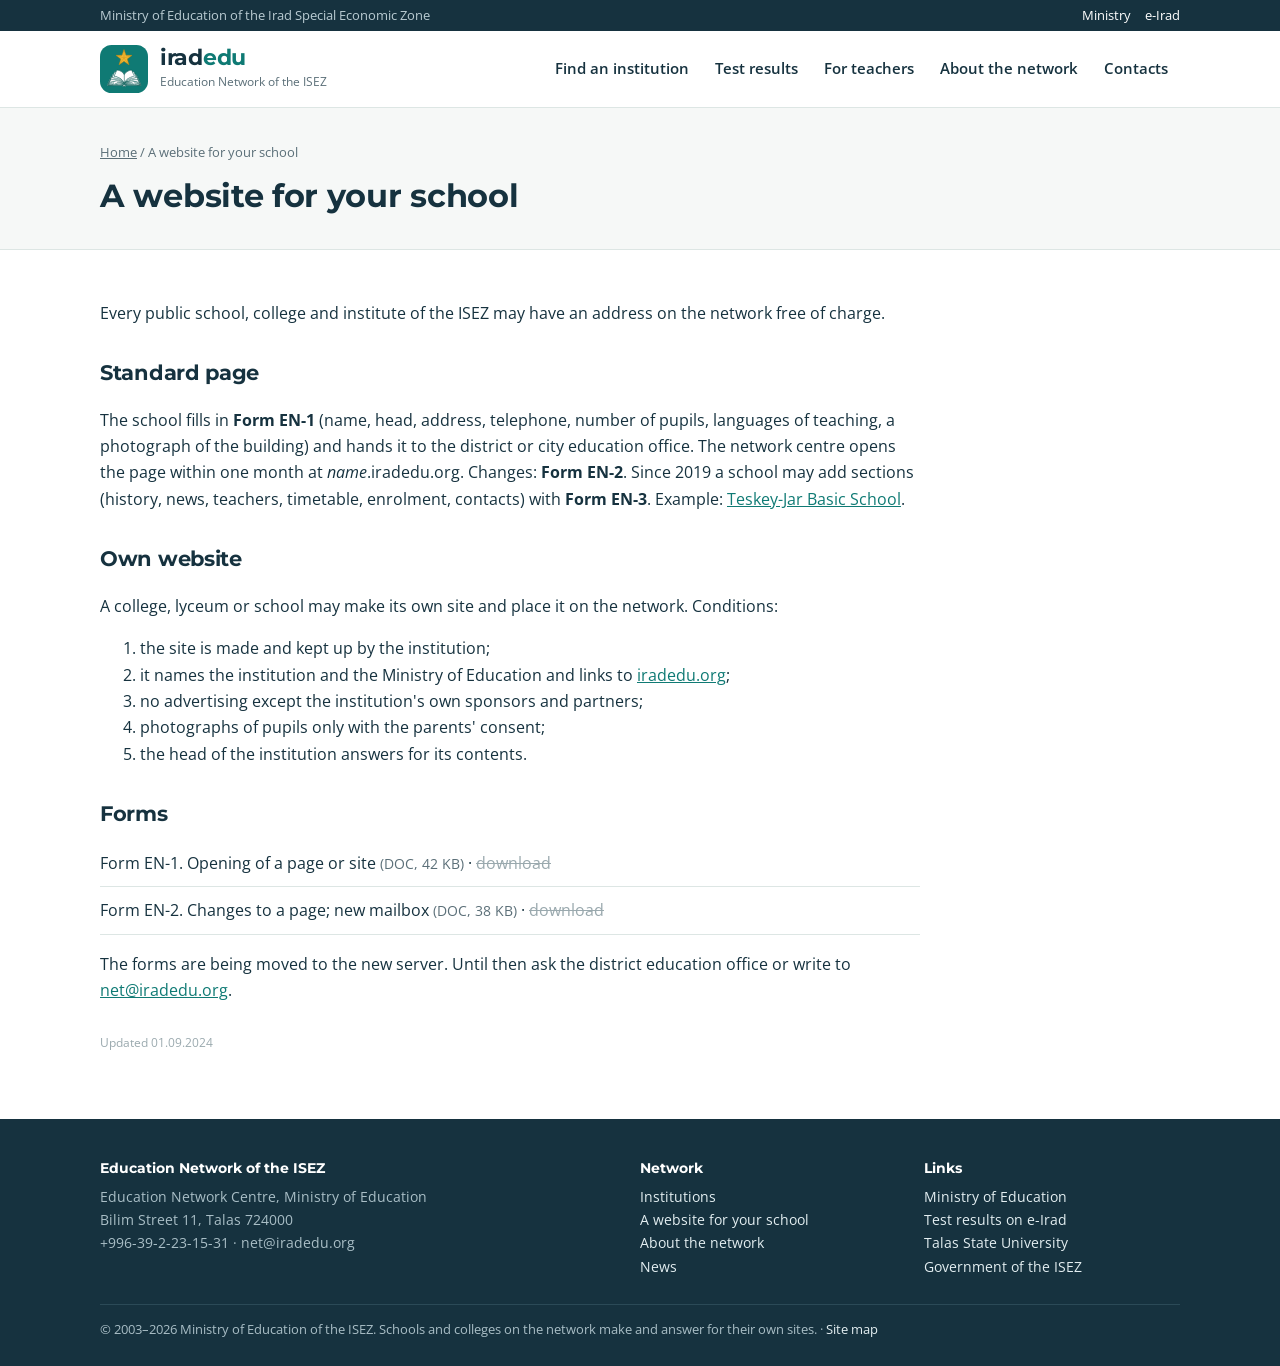
<file: connect.html>
<!DOCTYPE html>
<html lang="en">
<head>
<meta charset="utf-8">
<meta name="viewport" content="width=device-width, initial-scale=1">
<title>A website for your school | Education Network of the ISEZ</title>
<meta name="description" content="How a public school, college or institute of the ISEZ gets a standard page or its own website on iradedu.org: Forms EN-1 and EN-2.">
<link rel="canonical" href="https://iradedu.org/connect.html">
<meta property="og:type" content="website">
<meta property="og:url" content="https://iradedu.org/connect.html">
<meta property="og:title" content="A website for your school | Education Network of the ISEZ">
<meta property="og:description" content="How a public school, college or institute of the ISEZ gets a standard page or its own website on iradedu.org: Forms EN-1 and EN-2.">
<meta property="og:image" content="https://iradedu.org/assets/og-image.png">
<meta property="og:image:width" content="1200">
<meta property="og:image:height" content="630">
<meta name="twitter:card" content="summary_large_image">
<meta name="twitter:image" content="https://iradedu.org/assets/og-image.png">
<link rel="icon" href="favicon.ico" sizes="any">
<link rel="icon" type="image/png" sizes="32x32" href="favicon-32.png">
<link rel="apple-touch-icon" href="apple-touch-icon.png">
<link rel="stylesheet" href="assets/edu.css">
<link rel="preconnect" href="https://fonts.googleapis.com"><link rel="stylesheet" href="https://fonts.googleapis.com/css2?family=Montserrat:wght@600;700&family=Open+Sans:wght@400;600;700&display=swap">
<script>window.goatcounter=new Object();goatcounter.path=p=>location.host+p;</script>
<script data-goatcounter="https://irad.goatcounter.com/count" async src="//gc.zgo.at/count.js"></script>
<script async src="https://www.googletagmanager.com/gtag/js?id=G-QTS2XFLJD7"></script>
<script>window.dataLayer=window.dataLayer||[];function gtag(){dataLayer.push(arguments);}gtag('js',new Date());gtag('config','G-QTS2XFLJD7');</script>
</head>
<body>
<div class="util"><div class="w"><span>Ministry of Education of the Irad Special Economic Zone</span><span><a href="https://education.iradgov.org/">Ministry</a><a href="https://e-irad.org/">e-Irad</a></span></div></div>
<header><div class="w"><a class="brand" href="index.html"><img src="assets/logo.svg" alt="" width="48" height="48"><span><b>irad<span>edu</span></b><small>Education Network of the ISEZ</small></span></a>
<nav aria-label="Main"><ul><li><a href="institutions.html">Find an institution</a></li><li><a href="results.html">Test results</a></li><li><a href="teachers.html">For teachers</a></li><li><a href="network.html">About the network</a></li><li><a href="contacts.html">Contacts</a></li></ul></nav></div></header>
<main id="main"><div class="page-h"><div class="w"><div class="crumb"><a href="index.html">Home</a> / A website for your school</div><h1>A website for your school</h1></div></div><div class="body">
<p>Every public school, college and institute of the ISEZ may have an address on the network free of charge.</p>
<h2>Standard page</h2>
<p>The school fills in <b>Form EN-1</b> (name, head, address, telephone, number of pupils, languages of teaching, a photograph of the building) and hands it to the district or city education office. The network centre opens the page within one month at <i>name</i>.iradedu.org. Changes: <b>Form EN-2</b>. Since 2019 a school may add sections (history, news, teachers, timetable, enrolment, contacts) with <b>Form EN-3</b>. Example: <a href="https://teskeyjar.iradedu.org/">Teskey-Jar Basic School</a>.</p>
<h2>Own website</h2>
<p>A college, lyceum or school may make its own site and place it on the network. Conditions:</p>
<ol><li>the site is made and kept up by the institution;</li>
<li>it names the institution and the Ministry of Education and links to <a href="index.html">iradedu.org</a>;</li>
<li>no advertising except the institution's own sponsors and partners;</li>
<li>photographs of pupils only with the parents' consent;</li>
<li>the head of the institution answers for its contents.</li></ol>
<h2>Forms</h2>
<div class="doc"><span class="ic"></span>Form EN-1. Opening of a page or site <span class="m">(DOC, 42 KB)</span> &middot; <a class="dead">download</a></div>
<div class="doc"><span class="ic"></span>Form EN-2. Changes to a page; new mailbox <span class="m">(DOC, 38 KB)</span> &middot; <a class="dead">download</a></div>
<p>The forms are being moved to the new server. Until then ask the district education office or write to <a href="mailto:net@iradedu.org">net@iradedu.org</a>.</p>
<p class="stamp">Updated 01.09.2024</p></div></main>
<footer><div class="w"><div class="cols">
<div><h4>Education Network of the ISEZ</h4>Education Network Centre, Ministry of Education<br>Bilim Street 11, Talas 724000<br>+996-39-2-23-15-31 &middot; net@iradedu.org</div>
<div><h4>Network</h4><a href="institutions.html">Institutions</a><br><a href="connect.html">A website for your school</a><br><a href="network.html">About the network</a><br><a href="news.html">News</a></div>
<div><h4>Links</h4><a href="https://education.iradgov.org/">Ministry of Education</a><br><a href="https://e-irad.org/test-results/">Test results on e-Irad</a><br><a href="https://talasuniversity.org/">Talas State University</a><br><a href="https://iradgov.org/">Government of the ISEZ</a></div>
</div><div class="bot">&copy; 2003&ndash;2026 Ministry of Education of the ISEZ. Schools and colleges on the network make and answer for their own sites. &middot; <a href="sitemap.html">Site map</a></div></div></footer>
</body>
</html>
</file>
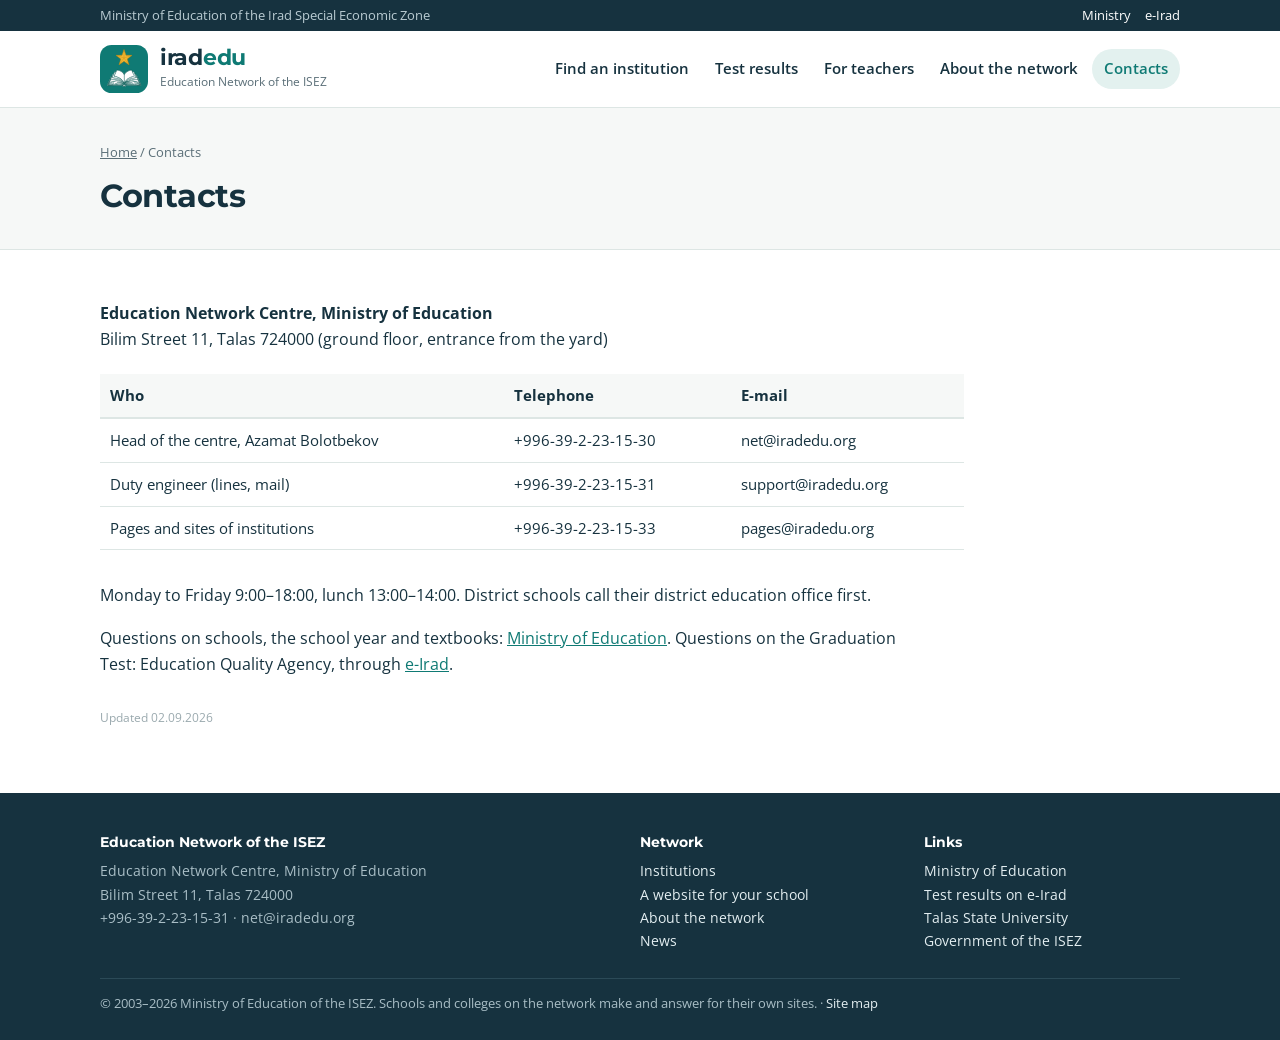
<file: contacts.html>
<!DOCTYPE html>
<html lang="en">
<head>
<meta charset="utf-8">
<meta name="viewport" content="width=device-width, initial-scale=1">
<title>Contacts | Education Network of the ISEZ</title>
<meta name="description" content="Contacts of the Education Network Centre of the Ministry of Education, Bilim Street 11, Talas.">
<link rel="canonical" href="https://iradedu.org/contacts.html">
<meta property="og:type" content="website">
<meta property="og:url" content="https://iradedu.org/contacts.html">
<meta property="og:title" content="Contacts | Education Network of the ISEZ">
<meta property="og:description" content="Contacts of the Education Network Centre of the Ministry of Education, Bilim Street 11, Talas.">
<meta property="og:image" content="https://iradedu.org/assets/og-image.png">
<meta property="og:image:width" content="1200">
<meta property="og:image:height" content="630">
<meta name="twitter:card" content="summary_large_image">
<meta name="twitter:image" content="https://iradedu.org/assets/og-image.png">
<link rel="icon" href="favicon.ico" sizes="any">
<link rel="icon" type="image/png" sizes="32x32" href="favicon-32.png">
<link rel="apple-touch-icon" href="apple-touch-icon.png">
<link rel="stylesheet" href="assets/edu.css">
<link rel="preconnect" href="https://fonts.googleapis.com"><link rel="stylesheet" href="https://fonts.googleapis.com/css2?family=Montserrat:wght@600;700&family=Open+Sans:wght@400;600;700&display=swap">
<script>window.goatcounter=new Object();goatcounter.path=p=>location.host+p;</script>
<script data-goatcounter="https://irad.goatcounter.com/count" async src="//gc.zgo.at/count.js"></script>
<script async src="https://www.googletagmanager.com/gtag/js?id=G-QTS2XFLJD7"></script>
<script>window.dataLayer=window.dataLayer||[];function gtag(){dataLayer.push(arguments);}gtag('js',new Date());gtag('config','G-QTS2XFLJD7');</script>
</head>
<body>
<div class="util"><div class="w"><span>Ministry of Education of the Irad Special Economic Zone</span><span><a href="https://education.iradgov.org/">Ministry</a><a href="https://e-irad.org/">e-Irad</a></span></div></div>
<header><div class="w"><a class="brand" href="index.html"><img src="assets/logo.svg" alt="" width="48" height="48"><span><b>irad<span>edu</span></b><small>Education Network of the ISEZ</small></span></a>
<nav aria-label="Main"><ul><li><a href="institutions.html">Find an institution</a></li><li><a href="results.html">Test results</a></li><li><a href="teachers.html">For teachers</a></li><li><a href="network.html">About the network</a></li><li><a href="contacts.html" class="cur" aria-current="page">Contacts</a></li></ul></nav></div></header>
<main id="main"><div class="page-h"><div class="w"><div class="crumb"><a href="index.html">Home</a> / Contacts</div><h1>Contacts</h1></div></div><div class="body">
<p><b>Education Network Centre, Ministry of Education</b><br>Bilim Street 11, Talas 724000 (ground floor, entrance from the yard)</p>
<div class="tw"><table class="grid" style="width:80%"><tr><th>Who</th><th>Telephone</th><th>E-mail</th></tr>
<tr><td>Head of the centre, Azamat Bolotbekov</td><td>+996-39-2-23-15-30</td><td>net@iradedu.org</td></tr>
<tr><td>Duty engineer (lines, mail)</td><td>+996-39-2-23-15-31</td><td>support@iradedu.org</td></tr>
<tr><td>Pages and sites of institutions</td><td>+996-39-2-23-15-33</td><td>pages@iradedu.org</td></tr></table></div>
<p>Monday to Friday 9:00&ndash;18:00, lunch 13:00&ndash;14:00. District schools call their district education office first.</p>
<p>Questions on schools, the school year and textbooks: <a href="https://education.iradgov.org/contacts.html">Ministry of Education</a>. Questions on the Graduation Test: Education Quality Agency, through <a href="https://e-irad.org/test-results/">e-Irad</a>.</p>
<p class="stamp">Updated 02.09.2026</p></div></main>
<footer><div class="w"><div class="cols">
<div><h4>Education Network of the ISEZ</h4>Education Network Centre, Ministry of Education<br>Bilim Street 11, Talas 724000<br>+996-39-2-23-15-31 &middot; net@iradedu.org</div>
<div><h4>Network</h4><a href="institutions.html">Institutions</a><br><a href="connect.html">A website for your school</a><br><a href="network.html">About the network</a><br><a href="news.html">News</a></div>
<div><h4>Links</h4><a href="https://education.iradgov.org/">Ministry of Education</a><br><a href="https://e-irad.org/test-results/">Test results on e-Irad</a><br><a href="https://talasuniversity.org/">Talas State University</a><br><a href="https://iradgov.org/">Government of the ISEZ</a></div>
</div><div class="bot">&copy; 2003&ndash;2026 Ministry of Education of the ISEZ. Schools and colleges on the network make and answer for their own sites. &middot; <a href="sitemap.html">Site map</a></div></div></footer>
</body>
</html>
</file>
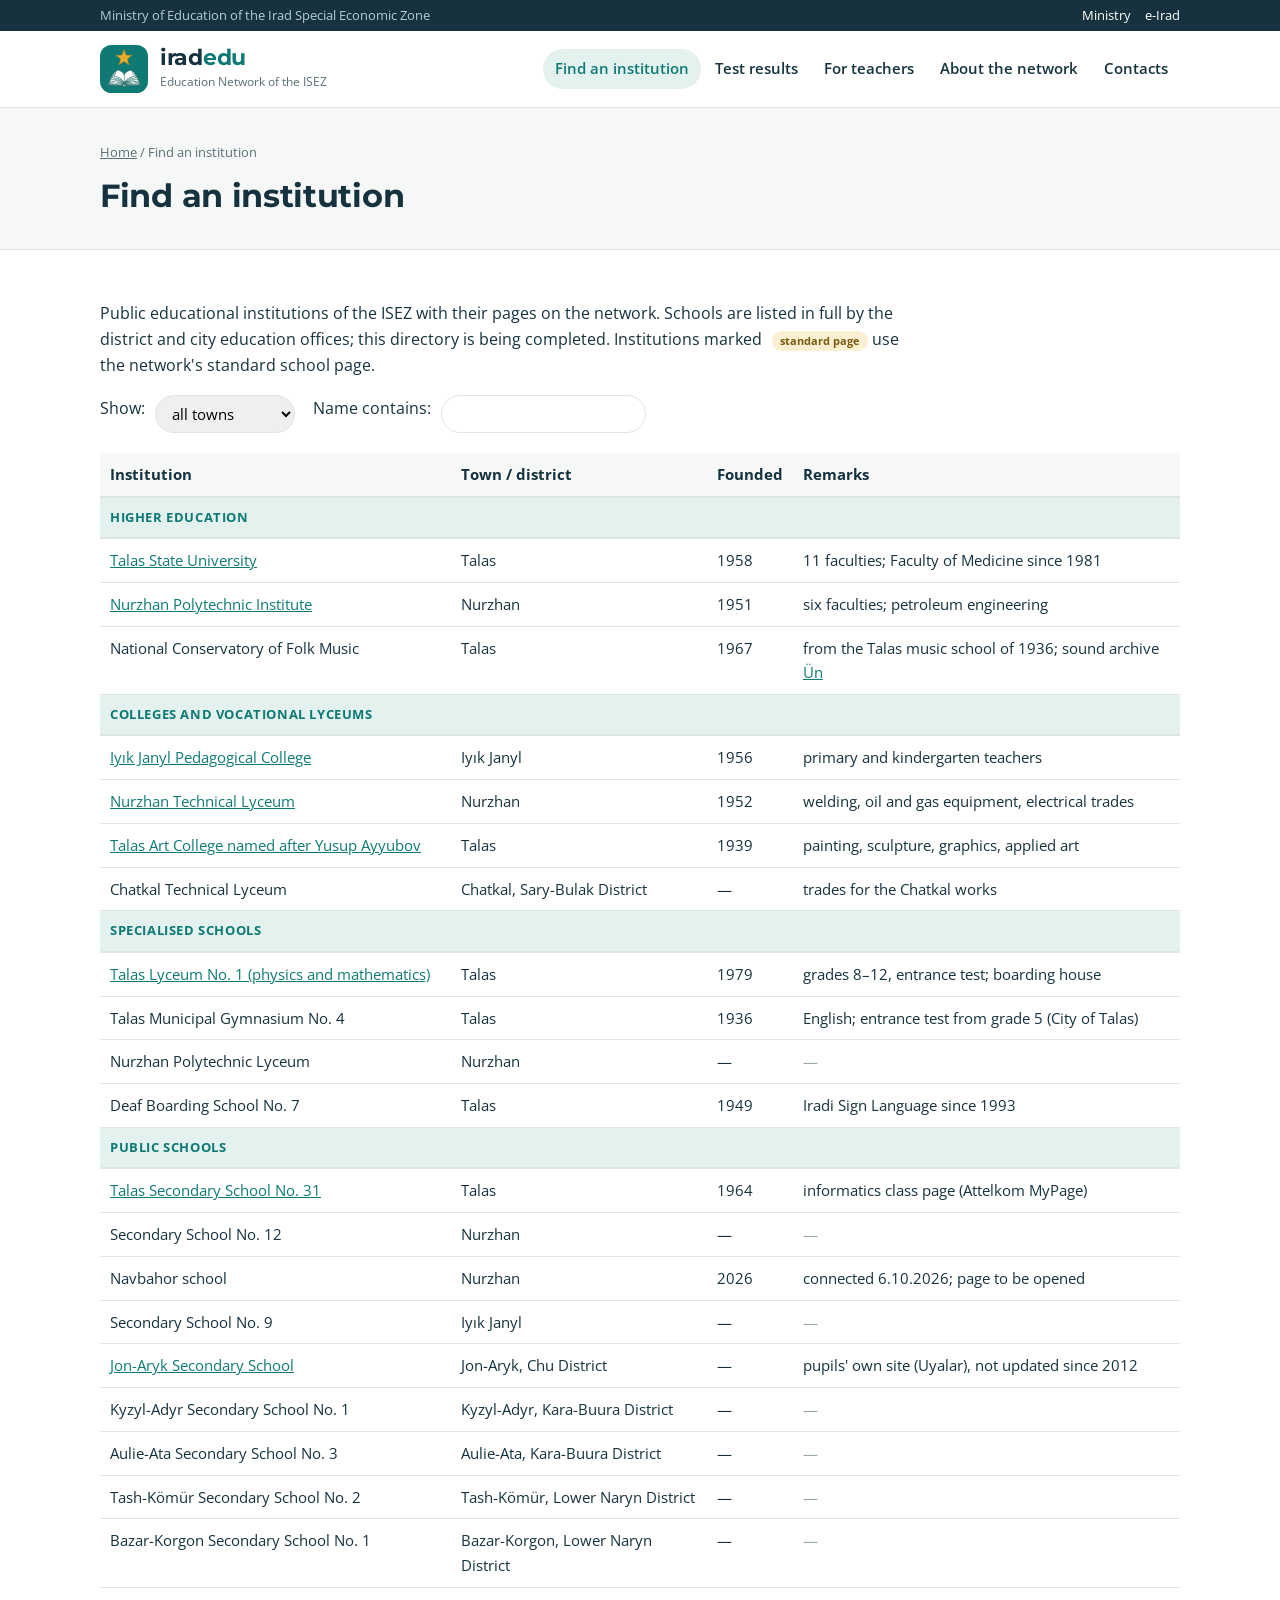
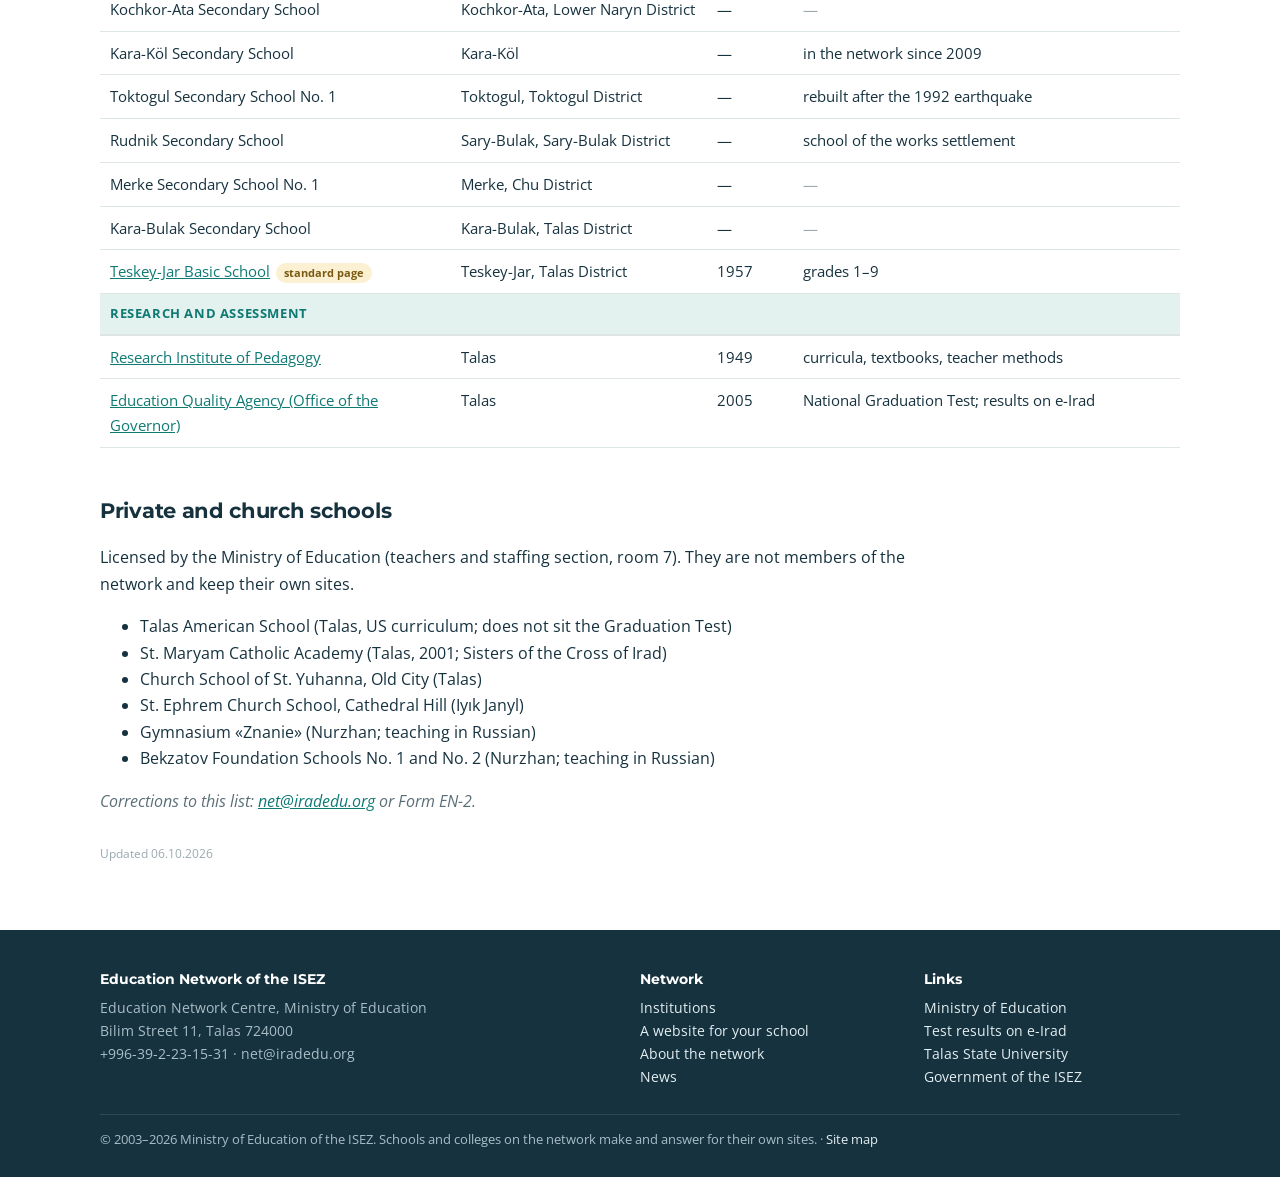
<file: institutions.html>
<!DOCTYPE html>
<html lang="en">
<head>
<meta charset="utf-8">
<meta name="viewport" content="width=device-width, initial-scale=1">
<title>Directory of institutions | Education Network of the ISEZ</title>
<meta name="description" content="Directory of the public schools, lyceums, colleges, universities and institutes of the ISEZ, with links to their websites on iradedu.org.">
<link rel="canonical" href="https://iradedu.org/institutions.html">
<meta property="og:type" content="website">
<meta property="og:url" content="https://iradedu.org/institutions.html">
<meta property="og:title" content="Directory of institutions | Education Network of the ISEZ">
<meta property="og:description" content="Directory of the public schools, lyceums, colleges, universities and institutes of the ISEZ, with links to their websites on iradedu.org.">
<meta property="og:image" content="https://iradedu.org/assets/og-image.png">
<meta property="og:image:width" content="1200">
<meta property="og:image:height" content="630">
<meta name="twitter:card" content="summary_large_image">
<meta name="twitter:image" content="https://iradedu.org/assets/og-image.png">
<link rel="icon" href="favicon.ico" sizes="any">
<link rel="icon" type="image/png" sizes="32x32" href="favicon-32.png">
<link rel="apple-touch-icon" href="apple-touch-icon.png">
<link rel="stylesheet" href="assets/edu.css">
<link rel="preconnect" href="https://fonts.googleapis.com"><link rel="stylesheet" href="https://fonts.googleapis.com/css2?family=Montserrat:wght@600;700&family=Open+Sans:wght@400;600;700&display=swap">
<script>window.goatcounter=new Object();goatcounter.path=p=>location.host+p;</script>
<script data-goatcounter="https://irad.goatcounter.com/count" async src="//gc.zgo.at/count.js"></script>
<script async src="https://www.googletagmanager.com/gtag/js?id=G-QTS2XFLJD7"></script>
<script>window.dataLayer=window.dataLayer||[];function gtag(){dataLayer.push(arguments);}gtag('js',new Date());gtag('config','G-QTS2XFLJD7');</script>
</head>
<body>
<div class="util"><div class="w"><span>Ministry of Education of the Irad Special Economic Zone</span><span><a href="https://education.iradgov.org/">Ministry</a><a href="https://e-irad.org/">e-Irad</a></span></div></div>
<header><div class="w"><a class="brand" href="index.html"><img src="assets/logo.svg" alt="" width="48" height="48"><span><b>irad<span>edu</span></b><small>Education Network of the ISEZ</small></span></a>
<nav aria-label="Main"><ul><li><a href="institutions.html" class="cur" aria-current="page">Find an institution</a></li><li><a href="results.html">Test results</a></li><li><a href="teachers.html">For teachers</a></li><li><a href="network.html">About the network</a></li><li><a href="contacts.html">Contacts</a></li></ul></nav></div></header>
<main id="main"><div class="page-h"><div class="w"><div class="crumb"><a href="index.html">Home</a> / Find an institution</div><h1>Find an institution</h1></div></div><div class="body">
<p>Public educational institutions of the ISEZ with their pages on the network. Schools are listed in full by the district and city education offices; this directory is being completed. Institutions marked <span class="tag std">standard page</span> use the network's standard school page.</p>
<div class="flt">Show: <select id="fc"><option value="">all towns</option><option>Talas</option><option>Nurzhan</option><option>Iyık Janyl</option><option>Chatkal</option><option>Jon-Aryk</option><option>Kyzyl-Adyr</option><option>Aulie-Ata</option><option>Tash-Kömür</option><option>Bazar-Korgon</option><option>Kochkor-Ata</option><option>Kara-Köl</option><option>Toktogul</option><option>Sary-Bulak</option><option>Merke</option><option>Kara-Bulak</option><option>Teskey-Jar</option></select> &nbsp; Name contains: <input id="fq" size="18"></div>
<div class="tw"><table class="grid" id="dir"><tr><th>Institution</th><th>Town / district</th><th>Founded</th><th>Remarks</th></tr><tr class="g"><th colspan="4">Higher education</th></tr><tr data-c="Talas"><td><a href="https://talasuniversity.org/">Talas State University</a></td><td>Talas</td><td>1958</td><td>11 faculties; Faculty of Medicine since 1981</td></tr><tr data-c="Nurzhan"><td><a href="https://npi.iradedu.org/">Nurzhan Polytechnic Institute</a></td><td>Nurzhan</td><td>1951</td><td>six faculties; petroleum engineering</td></tr><tr data-c="Talas"><td>National Conservatory of Folk Music</td><td>Talas</td><td>1967</td><td>from the Talas music school of 1936; sound archive <a href="https://un.korkom.org/">Ün</a></td></tr><tr class="g"><th colspan="4">Colleges and vocational lyceums</th></tr><tr data-c="Iyık Janyl"><td><a href="https://ijpc.iradedu.org/">Iyık Janyl Pedagogical College</a></td><td>Iyık Janyl</td><td>1956</td><td>primary and kindergarten teachers</td></tr><tr data-c="Nurzhan"><td><a href="https://ntl.iradedu.org/">Nurzhan Technical Lyceum</a></td><td>Nurzhan</td><td>1952</td><td>welding, oil and gas equipment, electrical trades</td></tr><tr data-c="Talas"><td><a href="https://ayyubov.iradedu.org/">Talas Art College named after Yusup Ayyubov</a></td><td>Talas</td><td>1939</td><td>painting, sculpture, graphics, applied art</td></tr><tr data-c="Chatkal"><td>Chatkal Technical Lyceum</td><td>Chatkal, Sary-Bulak District</td><td>&mdash;</td><td>trades for the Chatkal works</td></tr><tr class="g"><th colspan="4">Specialised schools</th></tr><tr data-c="Talas"><td><a href="https://lyceum1.iradedu.org/">Talas Lyceum No. 1 (physics and mathematics)</a></td><td>Talas</td><td>1979</td><td>grades 8&ndash;12, entrance test; boarding house</td></tr><tr data-c="Talas"><td>Talas Municipal Gymnasium No. 4</td><td>Talas</td><td>1936</td><td>English; entrance test from grade 5 (City of Talas)</td></tr><tr data-c="Nurzhan"><td>Nurzhan Polytechnic Lyceum</td><td>Nurzhan</td><td>&mdash;</td><td class="na">&mdash;</td></tr><tr data-c="Talas"><td>Deaf Boarding School No. 7</td><td>Talas</td><td>1949</td><td>Iradi Sign Language since 1993</td></tr><tr class="g"><th colspan="4">Public schools</th></tr><tr data-c="Talas"><td><a href="https://wwv.attelkom.net/users/Nurgul7319/">Talas Secondary School No. 31</a></td><td>Talas</td><td>1964</td><td>informatics class page (Attelkom MyPage)</td></tr><tr data-c="Nurzhan"><td>Secondary School No. 12</td><td>Nurzhan</td><td>&mdash;</td><td class="na">&mdash;</td></tr><tr data-c="Nurzhan"><td>Navbahor school</td><td>Nurzhan</td><td>2026</td><td>connected 6.10.2026; page to be opened</td></tr><tr data-c="Iyık Janyl"><td>Secondary School No. 9</td><td>Iyık Janyl</td><td>&mdash;</td><td class="na">&mdash;</td></tr><tr data-c="Jon-Aryk"><td><a href="https://uyalar.net/jonaryk-school/">Jon-Aryk Secondary School</a></td><td>Jon-Aryk, Chu District</td><td>&mdash;</td><td>pupils' own site (Uyalar), not updated since 2012</td></tr><tr data-c="Kyzyl-Adyr"><td>Kyzyl-Adyr Secondary School No. 1</td><td>Kyzyl-Adyr, Kara-Buura District</td><td>&mdash;</td><td class="na">&mdash;</td></tr><tr data-c="Aulie-Ata"><td>Aulie-Ata Secondary School No. 3</td><td>Aulie-Ata, Kara-Buura District</td><td>&mdash;</td><td class="na">&mdash;</td></tr><tr data-c="Tash-Kömür"><td>Tash-Kömür Secondary School No. 2</td><td>Tash-Kömür, Lower Naryn District</td><td>&mdash;</td><td class="na">&mdash;</td></tr><tr data-c="Bazar-Korgon"><td>Bazar-Korgon Secondary School No. 1</td><td>Bazar-Korgon, Lower Naryn District</td><td>&mdash;</td><td class="na">&mdash;</td></tr><tr data-c="Kochkor-Ata"><td>Kochkor-Ata Secondary School</td><td>Kochkor-Ata, Lower Naryn District</td><td>&mdash;</td><td class="na">&mdash;</td></tr><tr data-c="Kara-Köl"><td>Kara-Köl Secondary School</td><td>Kara-Köl</td><td>&mdash;</td><td>in the network since 2009</td></tr><tr data-c="Toktogul"><td>Toktogul Secondary School No. 1</td><td>Toktogul, Toktogul District</td><td>&mdash;</td><td>rebuilt after the 1992 earthquake</td></tr><tr data-c="Sary-Bulak"><td>Rudnik Secondary School</td><td>Sary-Bulak, Sary-Bulak District</td><td>&mdash;</td><td>school of the works settlement</td></tr><tr data-c="Merke"><td>Merke Secondary School No. 1</td><td>Merke, Chu District</td><td>&mdash;</td><td class="na">&mdash;</td></tr><tr data-c="Kara-Bulak"><td>Kara-Bulak Secondary School</td><td>Kara-Bulak, Talas District</td><td>&mdash;</td><td class="na">&mdash;</td></tr><tr data-c="Teskey-Jar"><td><a href="https://teskeyjar.iradedu.org/">Teskey-Jar Basic School</a><span class="tag std">standard page</span></td><td>Teskey-Jar, Talas District</td><td>1957</td><td>grades 1&ndash;9</td></tr><tr class="g"><th colspan="4">Research and assessment</th></tr><tr data-c="Talas"><td><a href="https://pedagogy.iradedu.org/">Research Institute of Pedagogy</a></td><td>Talas</td><td>1949</td><td>curricula, textbooks, teacher methods</td></tr><tr data-c="Talas"><td><a href="https://e-irad.org/test-results/">Education Quality Agency (Office of the Governor)</a></td><td>Talas</td><td>2005</td><td>National Graduation Test; results on e-Irad</td></tr></table></div>
<h2>Private and church schools</h2>
<p>Licensed by the Ministry of Education (teachers and staffing section, room 7). They are not members of the network and keep their own sites.</p>
<ul><li>Talas American School (Talas, US curriculum; does not sit the Graduation Test)</li><li>St. Maryam Catholic Academy (Talas, 2001; Sisters of the Cross of Irad)</li><li>Church School of St. Yuhanna, Old City (Talas)</li><li>St. Ephrem Church School, Cathedral Hill (Iyık Janyl)</li><li>Gymnasium &laquo;Znanie&raquo; (Nurzhan; teaching in Russian)</li><li>Bekzatov Foundation Schools No. 1 and No. 2 (Nurzhan; teaching in Russian)</li></ul>
<p class="sig">Corrections to this list: <a href="mailto:net@iradedu.org">net@iradedu.org</a> or Form EN-2.</p>
<script>(function(){var c=document.getElementById("fc"),q=document.getElementById("fq");function f(){var cv=c.value,qv=q.value.toLowerCase(),rs=document.querySelectorAll("#dir tr[data-c]");for(var i=0;i<rs.length;i++){var r=rs[i];r.style.display=((!cv||r.getAttribute("data-c")==cv)&&(!qv||r.textContent.toLowerCase().indexOf(qv)>=0))?"":"none";}}c.onchange=f;q.onkeyup=f;var m=location.search.match(/[?&]q=([^&]*)/);if(m){q.value=decodeURIComponent(m[1].replace(/\+/g," "));f();}})();</script>
<p class="stamp">Updated 06.10.2026</p></div></main>
<footer><div class="w"><div class="cols">
<div><h4>Education Network of the ISEZ</h4>Education Network Centre, Ministry of Education<br>Bilim Street 11, Talas 724000<br>+996-39-2-23-15-31 &middot; net@iradedu.org</div>
<div><h4>Network</h4><a href="institutions.html">Institutions</a><br><a href="connect.html">A website for your school</a><br><a href="network.html">About the network</a><br><a href="news.html">News</a></div>
<div><h4>Links</h4><a href="https://education.iradgov.org/">Ministry of Education</a><br><a href="https://e-irad.org/test-results/">Test results on e-Irad</a><br><a href="https://talasuniversity.org/">Talas State University</a><br><a href="https://iradgov.org/">Government of the ISEZ</a></div>
</div><div class="bot">&copy; 2003&ndash;2026 Ministry of Education of the ISEZ. Schools and colleges on the network make and answer for their own sites. &middot; <a href="sitemap.html">Site map</a></div></div></footer>
</body>
</html>
</file>
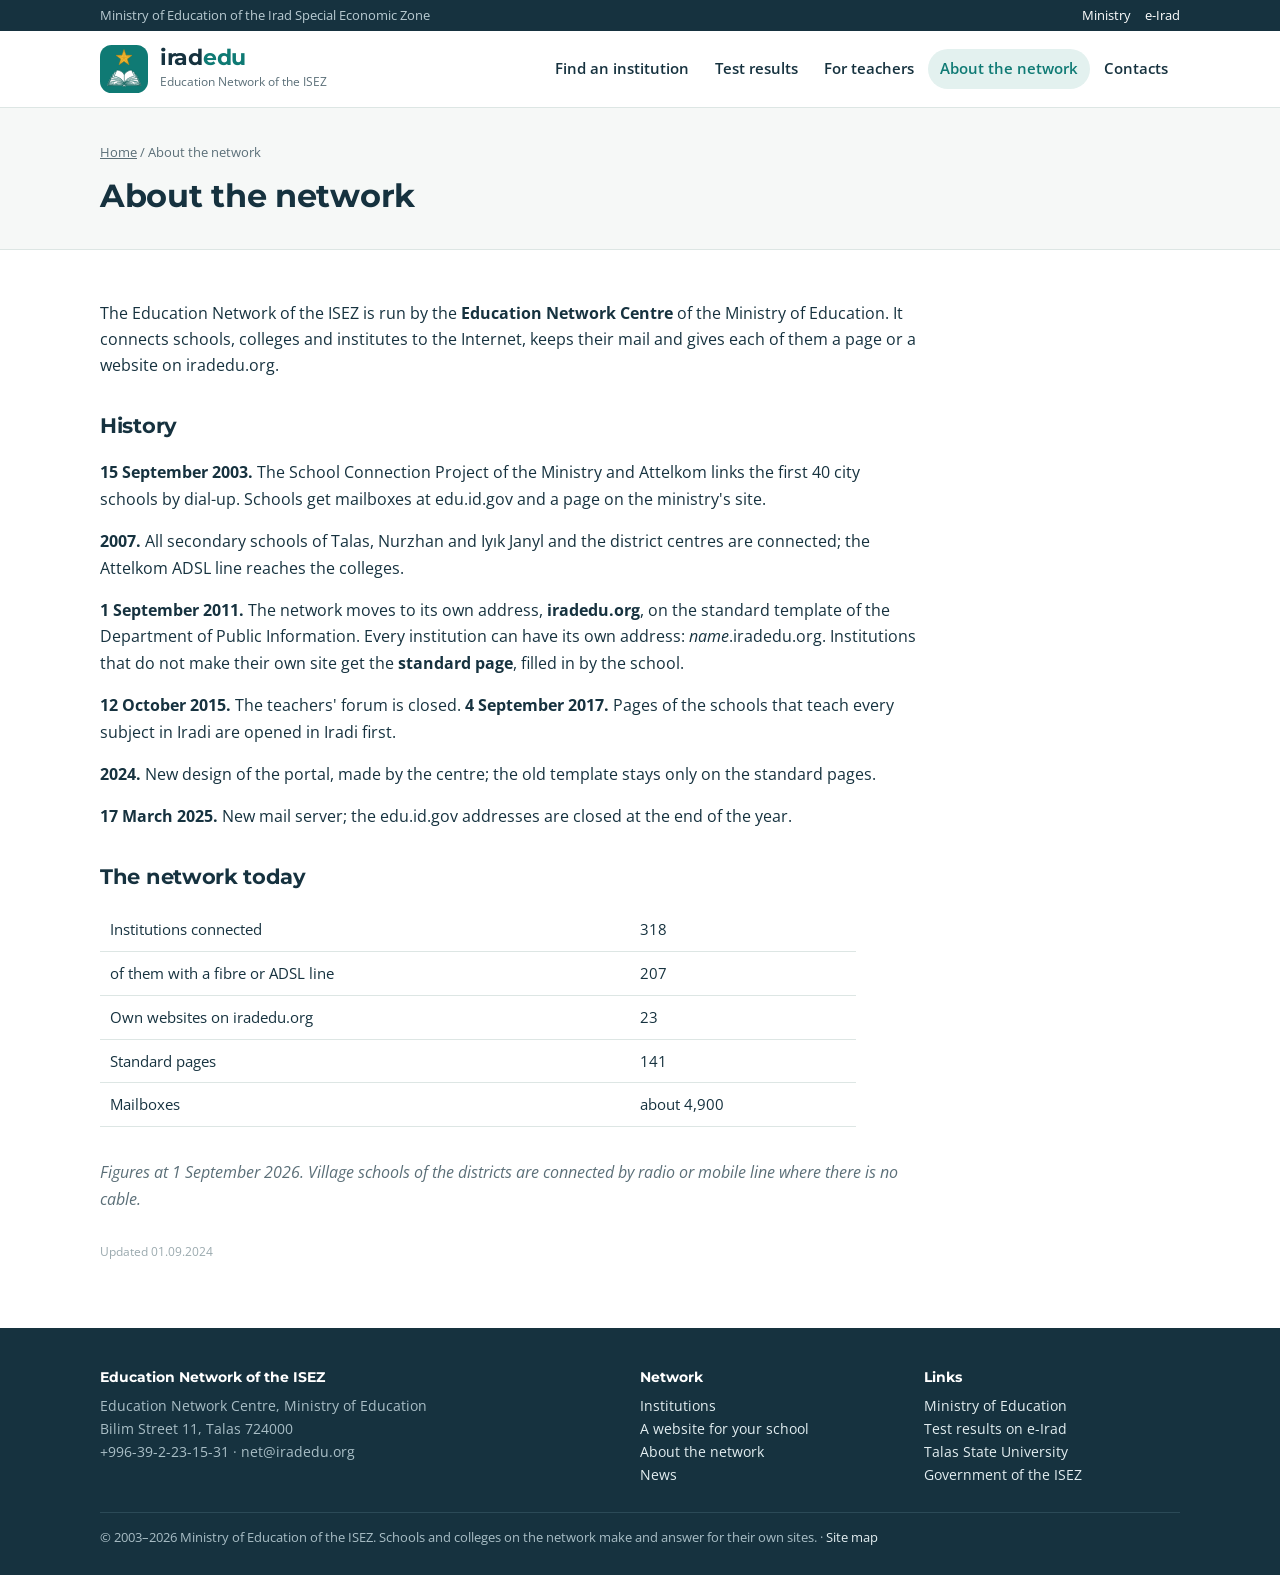
<file: network.html>
<!DOCTYPE html>
<html lang="en">
<head>
<meta charset="utf-8">
<meta name="viewport" content="width=device-width, initial-scale=1">
<title>About the network | Education Network of the ISEZ</title>
<meta name="description" content="The Education Network of the ISEZ: connecting schools since 2003, iradedu.org since 2011, mail, pages and websites for public schools, colleges and institutes.">
<link rel="canonical" href="https://iradedu.org/network.html">
<meta property="og:type" content="website">
<meta property="og:url" content="https://iradedu.org/network.html">
<meta property="og:title" content="About the network | Education Network of the ISEZ">
<meta property="og:description" content="The Education Network of the ISEZ: connecting schools since 2003, iradedu.org since 2011, mail, pages and websites for public schools, colleges and institutes.">
<meta property="og:image" content="https://iradedu.org/assets/og-image.png">
<meta property="og:image:width" content="1200">
<meta property="og:image:height" content="630">
<meta name="twitter:card" content="summary_large_image">
<meta name="twitter:image" content="https://iradedu.org/assets/og-image.png">
<link rel="icon" href="favicon.ico" sizes="any">
<link rel="icon" type="image/png" sizes="32x32" href="favicon-32.png">
<link rel="apple-touch-icon" href="apple-touch-icon.png">
<link rel="stylesheet" href="assets/edu.css">
<link rel="preconnect" href="https://fonts.googleapis.com"><link rel="stylesheet" href="https://fonts.googleapis.com/css2?family=Montserrat:wght@600;700&family=Open+Sans:wght@400;600;700&display=swap">
<script>window.goatcounter=new Object();goatcounter.path=p=>location.host+p;</script>
<script data-goatcounter="https://irad.goatcounter.com/count" async src="//gc.zgo.at/count.js"></script>
<script async src="https://www.googletagmanager.com/gtag/js?id=G-QTS2XFLJD7"></script>
<script>window.dataLayer=window.dataLayer||[];function gtag(){dataLayer.push(arguments);}gtag('js',new Date());gtag('config','G-QTS2XFLJD7');</script>
</head>
<body>
<div class="util"><div class="w"><span>Ministry of Education of the Irad Special Economic Zone</span><span><a href="https://education.iradgov.org/">Ministry</a><a href="https://e-irad.org/">e-Irad</a></span></div></div>
<header><div class="w"><a class="brand" href="index.html"><img src="assets/logo.svg" alt="" width="48" height="48"><span><b>irad<span>edu</span></b><small>Education Network of the ISEZ</small></span></a>
<nav aria-label="Main"><ul><li><a href="institutions.html">Find an institution</a></li><li><a href="results.html">Test results</a></li><li><a href="teachers.html">For teachers</a></li><li><a href="network.html" class="cur" aria-current="page">About the network</a></li><li><a href="contacts.html">Contacts</a></li></ul></nav></div></header>
<main id="main"><div class="page-h"><div class="w"><div class="crumb"><a href="index.html">Home</a> / About the network</div><h1>About the network</h1></div></div><div class="body">
<p>The Education Network of the ISEZ is run by the <b>Education Network Centre</b> of the Ministry of Education. It connects schools, colleges and institutes to the Internet, keeps their mail and gives each of them a page or a website on iradedu.org.</p>
<h2>History</h2>
<p><b>15 September 2003.</b> The School Connection Project of the Ministry and Attelkom links the first 40 city schools by dial-up. Schools get mailboxes at edu.id.gov and a page on the ministry's site.</p>
<p><b>2007.</b> All secondary schools of Talas, Nurzhan and Iyık Janyl and the district centres are connected; the Attelkom ADSL line reaches the colleges.</p>
<p><b>1 September 2011.</b> The network moves to its own address, <b>iradedu.org</b>, on the standard template of the Department of Public Information. Every institution can have its own address: <i>name</i>.iradedu.org. Institutions that do not make their own site get the <b>standard page</b>, filled in by the school.</p>
<p><b>12 October 2015.</b> The teachers' forum is closed. <b>4 September 2017.</b> Pages of the schools that teach every subject in Iradi are opened in Iradi first.</p>
<p><b>2024.</b> New design of the portal, made by the centre; the old template stays only on the standard pages.</p>
<p><b>17 March 2025.</b> New mail server; the edu.id.gov addresses are closed at the end of the year.</p>
<h2>The network today</h2>
<div class="tw"><table class="grid" style="width:70%">
<tr><td>Institutions connected</td><td>318</td></tr>
<tr><td>of them with a fibre or ADSL line</td><td>207</td></tr>
<tr><td>Own websites on iradedu.org</td><td>23</td></tr>
<tr><td>Standard pages</td><td>141</td></tr>
<tr><td>Mailboxes</td><td>about 4,900</td></tr></table></div>
<p class="sig">Figures at 1 September 2026. Village schools of the districts are connected by radio or mobile line where there is no cable.</p>
<p class="stamp">Updated 01.09.2024</p></div></main>
<footer><div class="w"><div class="cols">
<div><h4>Education Network of the ISEZ</h4>Education Network Centre, Ministry of Education<br>Bilim Street 11, Talas 724000<br>+996-39-2-23-15-31 &middot; net@iradedu.org</div>
<div><h4>Network</h4><a href="institutions.html">Institutions</a><br><a href="connect.html">A website for your school</a><br><a href="network.html">About the network</a><br><a href="news.html">News</a></div>
<div><h4>Links</h4><a href="https://education.iradgov.org/">Ministry of Education</a><br><a href="https://e-irad.org/test-results/">Test results on e-Irad</a><br><a href="https://talasuniversity.org/">Talas State University</a><br><a href="https://iradgov.org/">Government of the ISEZ</a></div>
</div><div class="bot">&copy; 2003&ndash;2026 Ministry of Education of the ISEZ. Schools and colleges on the network make and answer for their own sites. &middot; <a href="sitemap.html">Site map</a></div></div></footer>
</body>
</html>
</file>
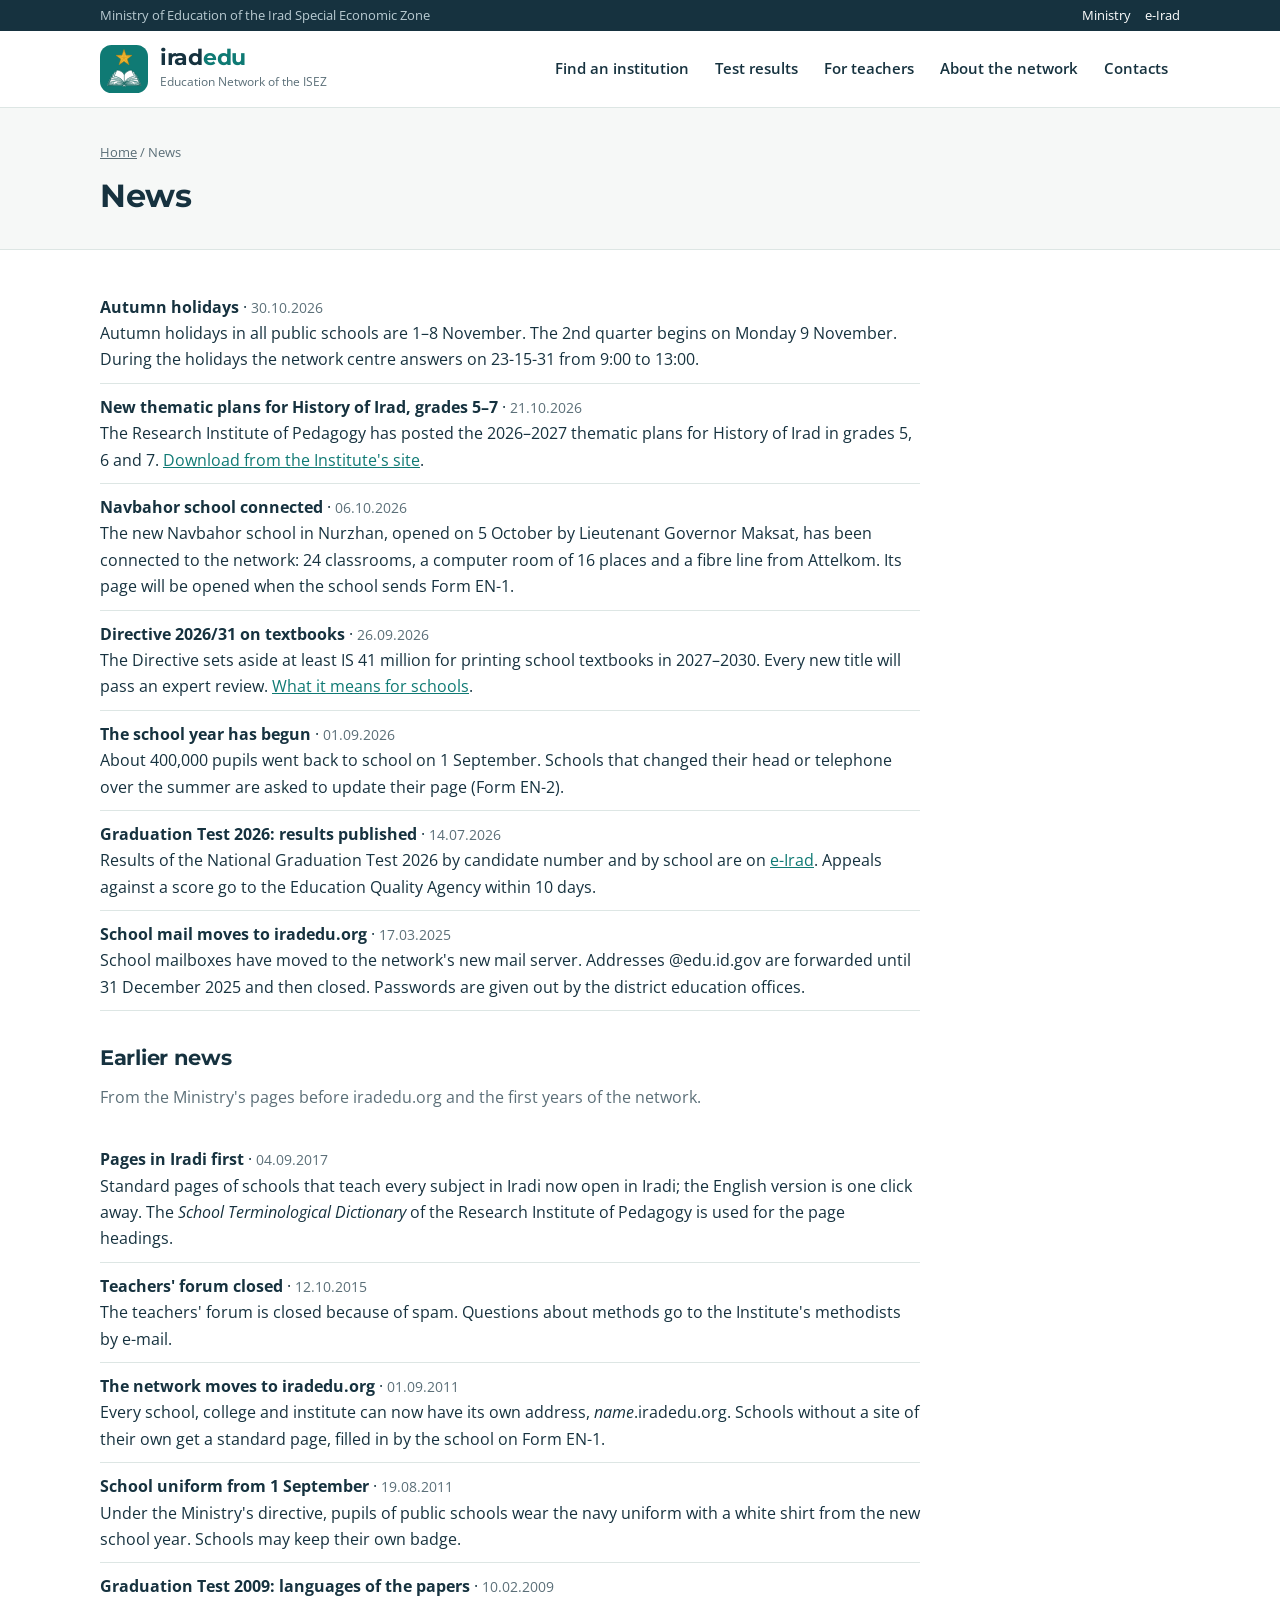
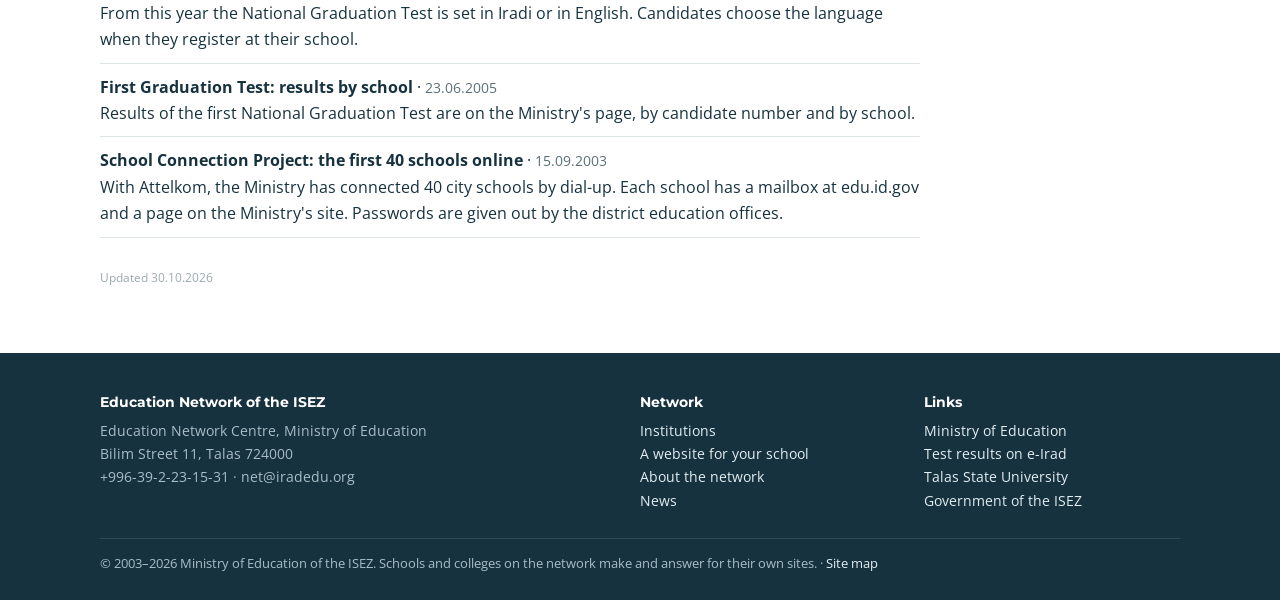
<file: news.html>
<!DOCTYPE html>
<html lang="en">
<head>
<meta charset="utf-8">
<meta name="viewport" content="width=device-width, initial-scale=1">
<title>News | Education Network of the ISEZ</title>
<meta name="description" content="News of the Education Network of the ISEZ.">
<link rel="canonical" href="https://iradedu.org/news.html">
<meta property="og:type" content="website">
<meta property="og:url" content="https://iradedu.org/news.html">
<meta property="og:title" content="News | Education Network of the ISEZ">
<meta property="og:description" content="News of the Education Network of the ISEZ.">
<meta property="og:image" content="https://iradedu.org/assets/og-image.png">
<meta property="og:image:width" content="1200">
<meta property="og:image:height" content="630">
<meta name="twitter:card" content="summary_large_image">
<meta name="twitter:image" content="https://iradedu.org/assets/og-image.png">
<link rel="icon" href="favicon.ico" sizes="any">
<link rel="icon" type="image/png" sizes="32x32" href="favicon-32.png">
<link rel="apple-touch-icon" href="apple-touch-icon.png">
<link rel="stylesheet" href="assets/edu.css">
<link rel="preconnect" href="https://fonts.googleapis.com"><link rel="stylesheet" href="https://fonts.googleapis.com/css2?family=Montserrat:wght@600;700&family=Open+Sans:wght@400;600;700&display=swap">
<script>window.goatcounter=new Object();goatcounter.path=p=>location.host+p;</script>
<script data-goatcounter="https://irad.goatcounter.com/count" async src="//gc.zgo.at/count.js"></script>
<script async src="https://www.googletagmanager.com/gtag/js?id=G-QTS2XFLJD7"></script>
<script>window.dataLayer=window.dataLayer||[];function gtag(){dataLayer.push(arguments);}gtag('js',new Date());gtag('config','G-QTS2XFLJD7');</script>
</head>
<body>
<div class="util"><div class="w"><span>Ministry of Education of the Irad Special Economic Zone</span><span><a href="https://education.iradgov.org/">Ministry</a><a href="https://e-irad.org/">e-Irad</a></span></div></div>
<header><div class="w"><a class="brand" href="index.html"><img src="assets/logo.svg" alt="" width="48" height="48"><span><b>irad<span>edu</span></b><small>Education Network of the ISEZ</small></span></a>
<nav aria-label="Main"><ul><li><a href="institutions.html">Find an institution</a></li><li><a href="results.html">Test results</a></li><li><a href="teachers.html">For teachers</a></li><li><a href="network.html">About the network</a></li><li><a href="contacts.html">Contacts</a></li></ul></nav></div></header>
<main id="main"><div class="page-h"><div class="w"><div class="crumb"><a href="index.html">Home</a> / News</div><h1>News</h1></div></div><div class="body"><div class="doc"><b>Autumn holidays</b> &middot; <span class="m">30.10.2026</span><br>Autumn holidays in all public schools are 1&ndash;8 November. The 2nd quarter begins on Monday 9 November. During the holidays the network centre answers on 23-15-31 from 9:00 to 13:00.</div><div class="doc"><b>New thematic plans for History of Irad, grades 5&ndash;7</b> &middot; <span class="m">21.10.2026</span><br>The Research Institute of Pedagogy has posted the 2026&ndash;2027 thematic plans for History of Irad in grades 5, 6 and 7. <a href="https://pedagogy.iradedu.org/methods.html">Download from the Institute's site</a>.</div><div class="doc"><b>Navbahor school connected</b> &middot; <span class="m">06.10.2026</span><br>The new Navbahor school in Nurzhan, opened on 5 October by Lieutenant Governor Maksat, has been connected to the network: 24 classrooms, a computer room of 16 places and a fibre line from Attelkom. Its page will be opened when the school sends Form EN-1.</div><div class="doc"><b>Directive 2026/31 on textbooks</b> &middot; <span class="m">26.09.2026</span><br>The Directive sets aside at least IS 41 million for printing school textbooks in 2027&ndash;2030. Every new title will pass an expert review. <a href="https://education.iradgov.org/textbooks.html">What it means for schools</a>.</div><div class="doc"><b>The school year has begun</b> &middot; <span class="m">01.09.2026</span><br>About 400,000 pupils went back to school on 1 September. Schools that changed their head or telephone over the summer are asked to update their page (Form EN-2).</div><div class="doc"><b>Graduation Test 2026: results published</b> &middot; <span class="m">14.07.2026</span><br>Results of the National Graduation Test 2026 by candidate number and by school are on <a href="https://e-irad.org/test-results/">e-Irad</a>. Appeals against a score go to the Education Quality Agency within 10 days.</div><div class="doc"><b>School mail moves to iradedu.org</b> &middot; <span class="m">17.03.2025</span><br>School mailboxes have moved to the network's new mail server. Addresses @edu.id.gov are forwarded until 31 December 2025 and then closed. Passwords are given out by the district education offices.</div><h2 id="archive">Earlier news</h2><p class="lead">From the Ministry's pages before iradedu.org and the first years of the network.</p><div class="doc"><b>Pages in Iradi first</b> &middot; <span class="m">04.09.2017</span><br>Standard pages of schools that teach every subject in Iradi now open in Iradi; the English version is one click away. The <i>School Terminological Dictionary</i> of the Research Institute of Pedagogy is used for the page headings.</div><div class="doc"><b>Teachers' forum closed</b> &middot; <span class="m">12.10.2015</span><br>The teachers' forum is closed because of spam. Questions about methods go to the Institute's methodists by e-mail.</div><div class="doc"><b>The network moves to iradedu.org</b> &middot; <span class="m">01.09.2011</span><br>Every school, college and institute can now have its own address, <i>name</i>.iradedu.org. Schools without a site of their own get a standard page, filled in by the school on Form EN-1.</div><div class="doc"><b>School uniform from 1 September</b> &middot; <span class="m">19.08.2011</span><br>Under the Ministry's directive, pupils of public schools wear the navy uniform with a white shirt from the new school year. Schools may keep their own badge.</div><div class="doc"><b>Graduation Test 2009: languages of the papers</b> &middot; <span class="m">10.02.2009</span><br>From this year the National Graduation Test is set in Iradi or in English. Candidates choose the language when they register at their school.</div><div class="doc"><b>First Graduation Test: results by school</b> &middot; <span class="m">23.06.2005</span><br>Results of the first National Graduation Test are on the Ministry's page, by candidate number and by school.</div><div class="doc"><b>School Connection Project: the first 40 schools online</b> &middot; <span class="m">15.09.2003</span><br>With Attelkom, the Ministry has connected 40 city schools by dial-up. Each school has a mailbox at edu.id.gov and a page on the Ministry's site. Passwords are given out by the district education offices.</div><p class="stamp">Updated 30.10.2026</p></div></main>
<footer><div class="w"><div class="cols">
<div><h4>Education Network of the ISEZ</h4>Education Network Centre, Ministry of Education<br>Bilim Street 11, Talas 724000<br>+996-39-2-23-15-31 &middot; net@iradedu.org</div>
<div><h4>Network</h4><a href="institutions.html">Institutions</a><br><a href="connect.html">A website for your school</a><br><a href="network.html">About the network</a><br><a href="news.html">News</a></div>
<div><h4>Links</h4><a href="https://education.iradgov.org/">Ministry of Education</a><br><a href="https://e-irad.org/test-results/">Test results on e-Irad</a><br><a href="https://talasuniversity.org/">Talas State University</a><br><a href="https://iradgov.org/">Government of the ISEZ</a></div>
</div><div class="bot">&copy; 2003&ndash;2026 Ministry of Education of the ISEZ. Schools and colleges on the network make and answer for their own sites. &middot; <a href="sitemap.html">Site map</a></div></div></footer>
</body>
</html>
</file>
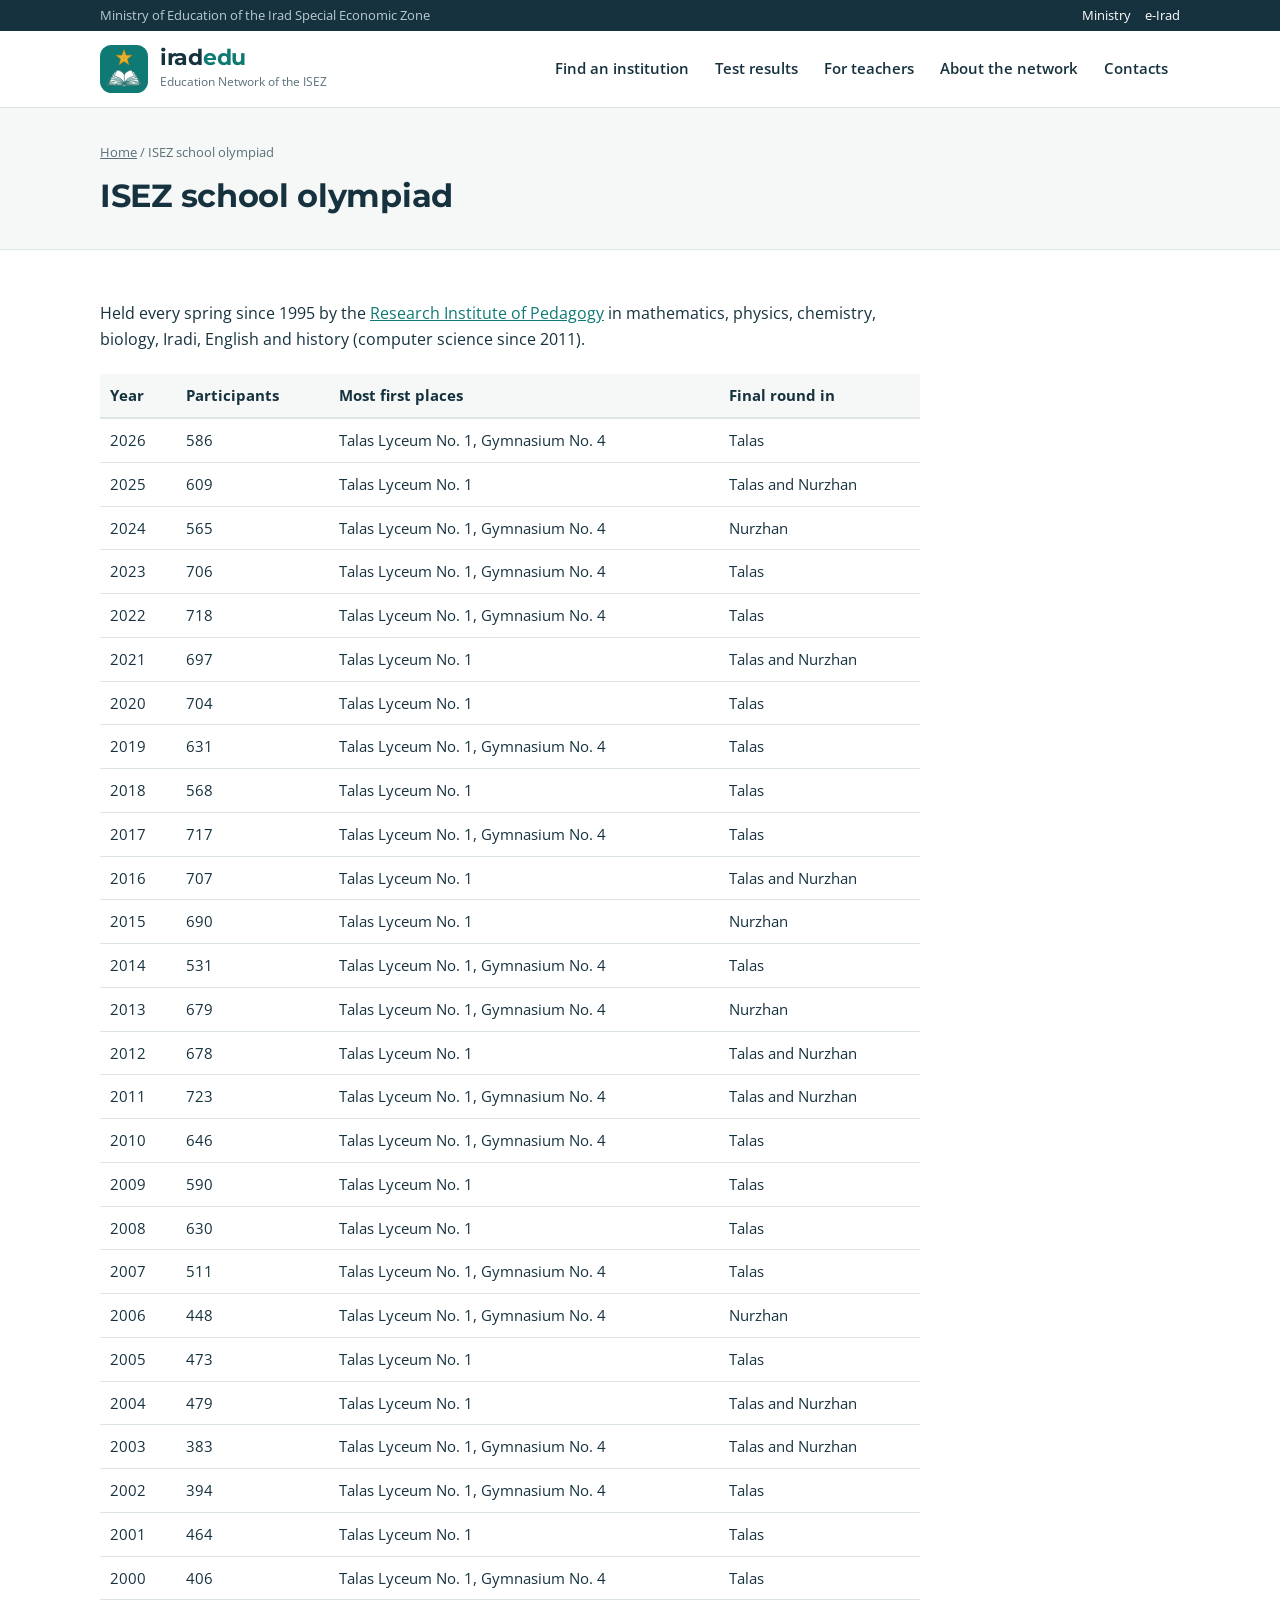
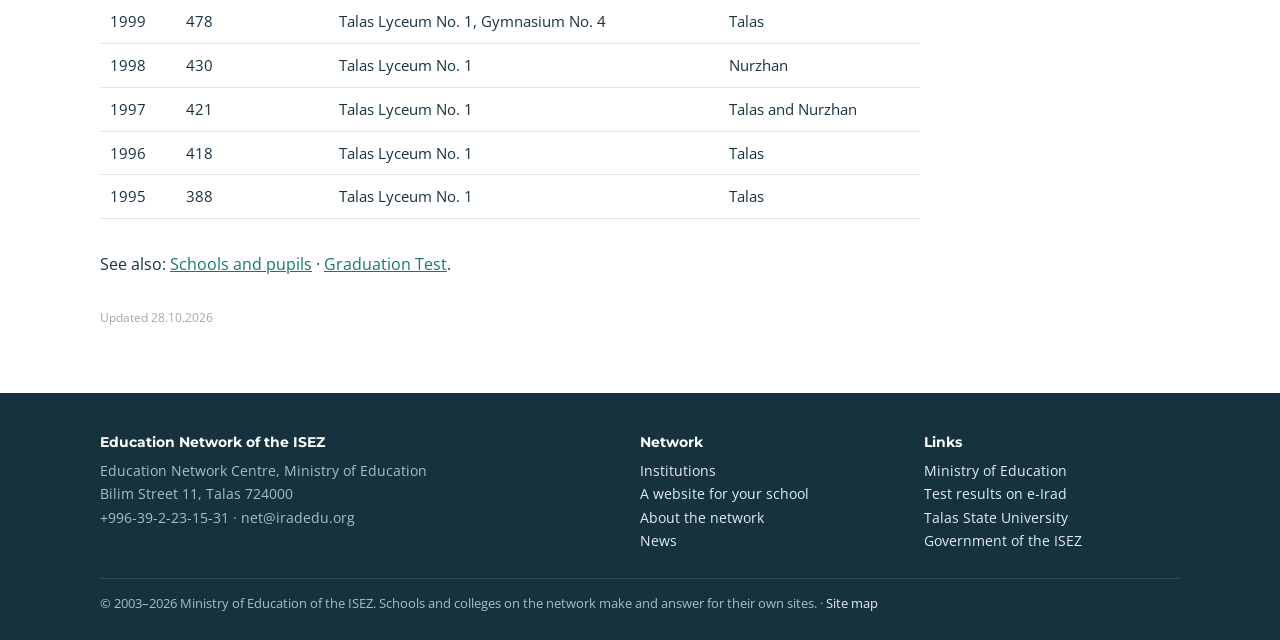
<file: olympiad.html>
<!DOCTYPE html>
<html lang="en">
<head>
<meta charset="utf-8">
<meta name="viewport" content="width=device-width, initial-scale=1">
<title>ISEZ school olympiad since 1995 | Education Network of the ISEZ</title>
<meta name="description" content="The ISEZ school olympiad every year since 1995: number of participants and the leading schools.">
<link rel="canonical" href="https://iradedu.org/olympiad.html">
<meta property="og:type" content="website">
<meta property="og:url" content="https://iradedu.org/olympiad.html">
<meta property="og:title" content="ISEZ school olympiad since 1995 | Education Network of the ISEZ">
<meta property="og:description" content="The ISEZ school olympiad every year since 1995: number of participants and the leading schools.">
<meta property="og:image" content="https://iradedu.org/assets/og-image.png">
<meta property="og:image:width" content="1200">
<meta property="og:image:height" content="630">
<meta name="twitter:card" content="summary_large_image">
<meta name="twitter:image" content="https://iradedu.org/assets/og-image.png">
<link rel="icon" href="favicon.ico" sizes="any">
<link rel="icon" type="image/png" sizes="32x32" href="favicon-32.png">
<link rel="apple-touch-icon" href="apple-touch-icon.png">
<link rel="stylesheet" href="assets/edu.css">
<link rel="preconnect" href="https://fonts.googleapis.com"><link rel="stylesheet" href="https://fonts.googleapis.com/css2?family=Montserrat:wght@600;700&family=Open+Sans:wght@400;600;700&display=swap">
<script>window.goatcounter=new Object();goatcounter.path=p=>location.host+p;</script>
<script data-goatcounter="https://irad.goatcounter.com/count" async src="//gc.zgo.at/count.js"></script>
<script async src="https://www.googletagmanager.com/gtag/js?id=G-QTS2XFLJD7"></script>
<script>window.dataLayer=window.dataLayer||[];function gtag(){dataLayer.push(arguments);}gtag('js',new Date());gtag('config','G-QTS2XFLJD7');</script>
</head>
<body>
<div class="util"><div class="w"><span>Ministry of Education of the Irad Special Economic Zone</span><span><a href="https://education.iradgov.org/">Ministry</a><a href="https://e-irad.org/">e-Irad</a></span></div></div>
<header><div class="w"><a class="brand" href="index.html"><img src="assets/logo.svg" alt="" width="48" height="48"><span><b>irad<span>edu</span></b><small>Education Network of the ISEZ</small></span></a>
<nav aria-label="Main"><ul><li><a href="institutions.html">Find an institution</a></li><li><a href="results.html">Test results</a></li><li><a href="teachers.html">For teachers</a></li><li><a href="network.html">About the network</a></li><li><a href="contacts.html">Contacts</a></li></ul></nav></div></header>
<main id="main"><div class="page-h"><div class="w"><div class="crumb"><a href="index.html">Home</a> / ISEZ school olympiad</div><h1>ISEZ school olympiad</h1></div></div><div class="body"><p>Held every spring since 1995 by the <a href="https://pedagogy.iradedu.org/">Research Institute of Pedagogy</a> in mathematics, physics, chemistry, biology, Iradi, English and history (computer science since 2011).</p><div style="overflow-x:auto"><div class="tw"><table class="grid"><tr><th>Year</th><th>Participants</th><th>Most first places</th><th>Final round in</th></tr><tr><td>2026</td><td>586</td><td>Talas Lyceum No. 1, Gymnasium No. 4</td><td>Talas</td></tr><tr><td>2025</td><td>609</td><td>Talas Lyceum No. 1</td><td>Talas and Nurzhan</td></tr><tr><td>2024</td><td>565</td><td>Talas Lyceum No. 1, Gymnasium No. 4</td><td>Nurzhan</td></tr><tr><td>2023</td><td>706</td><td>Talas Lyceum No. 1, Gymnasium No. 4</td><td>Talas</td></tr><tr><td>2022</td><td>718</td><td>Talas Lyceum No. 1, Gymnasium No. 4</td><td>Talas</td></tr><tr><td>2021</td><td>697</td><td>Talas Lyceum No. 1</td><td>Talas and Nurzhan</td></tr><tr><td>2020</td><td>704</td><td>Talas Lyceum No. 1</td><td>Talas</td></tr><tr><td>2019</td><td>631</td><td>Talas Lyceum No. 1, Gymnasium No. 4</td><td>Talas</td></tr><tr><td>2018</td><td>568</td><td>Talas Lyceum No. 1</td><td>Talas</td></tr><tr><td>2017</td><td>717</td><td>Talas Lyceum No. 1, Gymnasium No. 4</td><td>Talas</td></tr><tr><td>2016</td><td>707</td><td>Talas Lyceum No. 1</td><td>Talas and Nurzhan</td></tr><tr><td>2015</td><td>690</td><td>Talas Lyceum No. 1</td><td>Nurzhan</td></tr><tr><td>2014</td><td>531</td><td>Talas Lyceum No. 1, Gymnasium No. 4</td><td>Talas</td></tr><tr><td>2013</td><td>679</td><td>Talas Lyceum No. 1, Gymnasium No. 4</td><td>Nurzhan</td></tr><tr><td>2012</td><td>678</td><td>Talas Lyceum No. 1</td><td>Talas and Nurzhan</td></tr><tr><td>2011</td><td>723</td><td>Talas Lyceum No. 1, Gymnasium No. 4</td><td>Talas and Nurzhan</td></tr><tr><td>2010</td><td>646</td><td>Talas Lyceum No. 1, Gymnasium No. 4</td><td>Talas</td></tr><tr><td>2009</td><td>590</td><td>Talas Lyceum No. 1</td><td>Talas</td></tr><tr><td>2008</td><td>630</td><td>Talas Lyceum No. 1</td><td>Talas</td></tr><tr><td>2007</td><td>511</td><td>Talas Lyceum No. 1, Gymnasium No. 4</td><td>Talas</td></tr><tr><td>2006</td><td>448</td><td>Talas Lyceum No. 1, Gymnasium No. 4</td><td>Nurzhan</td></tr><tr><td>2005</td><td>473</td><td>Talas Lyceum No. 1</td><td>Talas</td></tr><tr><td>2004</td><td>479</td><td>Talas Lyceum No. 1</td><td>Talas and Nurzhan</td></tr><tr><td>2003</td><td>383</td><td>Talas Lyceum No. 1, Gymnasium No. 4</td><td>Talas and Nurzhan</td></tr><tr><td>2002</td><td>394</td><td>Talas Lyceum No. 1, Gymnasium No. 4</td><td>Talas</td></tr><tr><td>2001</td><td>464</td><td>Talas Lyceum No. 1</td><td>Talas</td></tr><tr><td>2000</td><td>406</td><td>Talas Lyceum No. 1, Gymnasium No. 4</td><td>Talas</td></tr><tr><td>1999</td><td>478</td><td>Talas Lyceum No. 1, Gymnasium No. 4</td><td>Talas</td></tr><tr><td>1998</td><td>430</td><td>Talas Lyceum No. 1</td><td>Nurzhan</td></tr><tr><td>1997</td><td>421</td><td>Talas Lyceum No. 1</td><td>Talas and Nurzhan</td></tr><tr><td>1996</td><td>418</td><td>Talas Lyceum No. 1</td><td>Talas</td></tr><tr><td>1995</td><td>388</td><td>Talas Lyceum No. 1</td><td>Talas</td></tr></table></div></div><p>See also: <a href="statistics.html">Schools and pupils</a> · <a href="test-history.html">Graduation Test</a>.</p><p class="stamp">Updated 28.10.2026</p></div></main>
<footer><div class="w"><div class="cols">
<div><h4>Education Network of the ISEZ</h4>Education Network Centre, Ministry of Education<br>Bilim Street 11, Talas 724000<br>+996-39-2-23-15-31 &middot; net@iradedu.org</div>
<div><h4>Network</h4><a href="institutions.html">Institutions</a><br><a href="connect.html">A website for your school</a><br><a href="network.html">About the network</a><br><a href="news.html">News</a></div>
<div><h4>Links</h4><a href="https://education.iradgov.org/">Ministry of Education</a><br><a href="https://e-irad.org/test-results/">Test results on e-Irad</a><br><a href="https://talasuniversity.org/">Talas State University</a><br><a href="https://iradgov.org/">Government of the ISEZ</a></div>
</div><div class="bot">&copy; 2003&ndash;2026 Ministry of Education of the ISEZ. Schools and colleges on the network make and answer for their own sites. &middot; <a href="sitemap.html">Site map</a></div></div></footer>
</body>
</html>
</file>
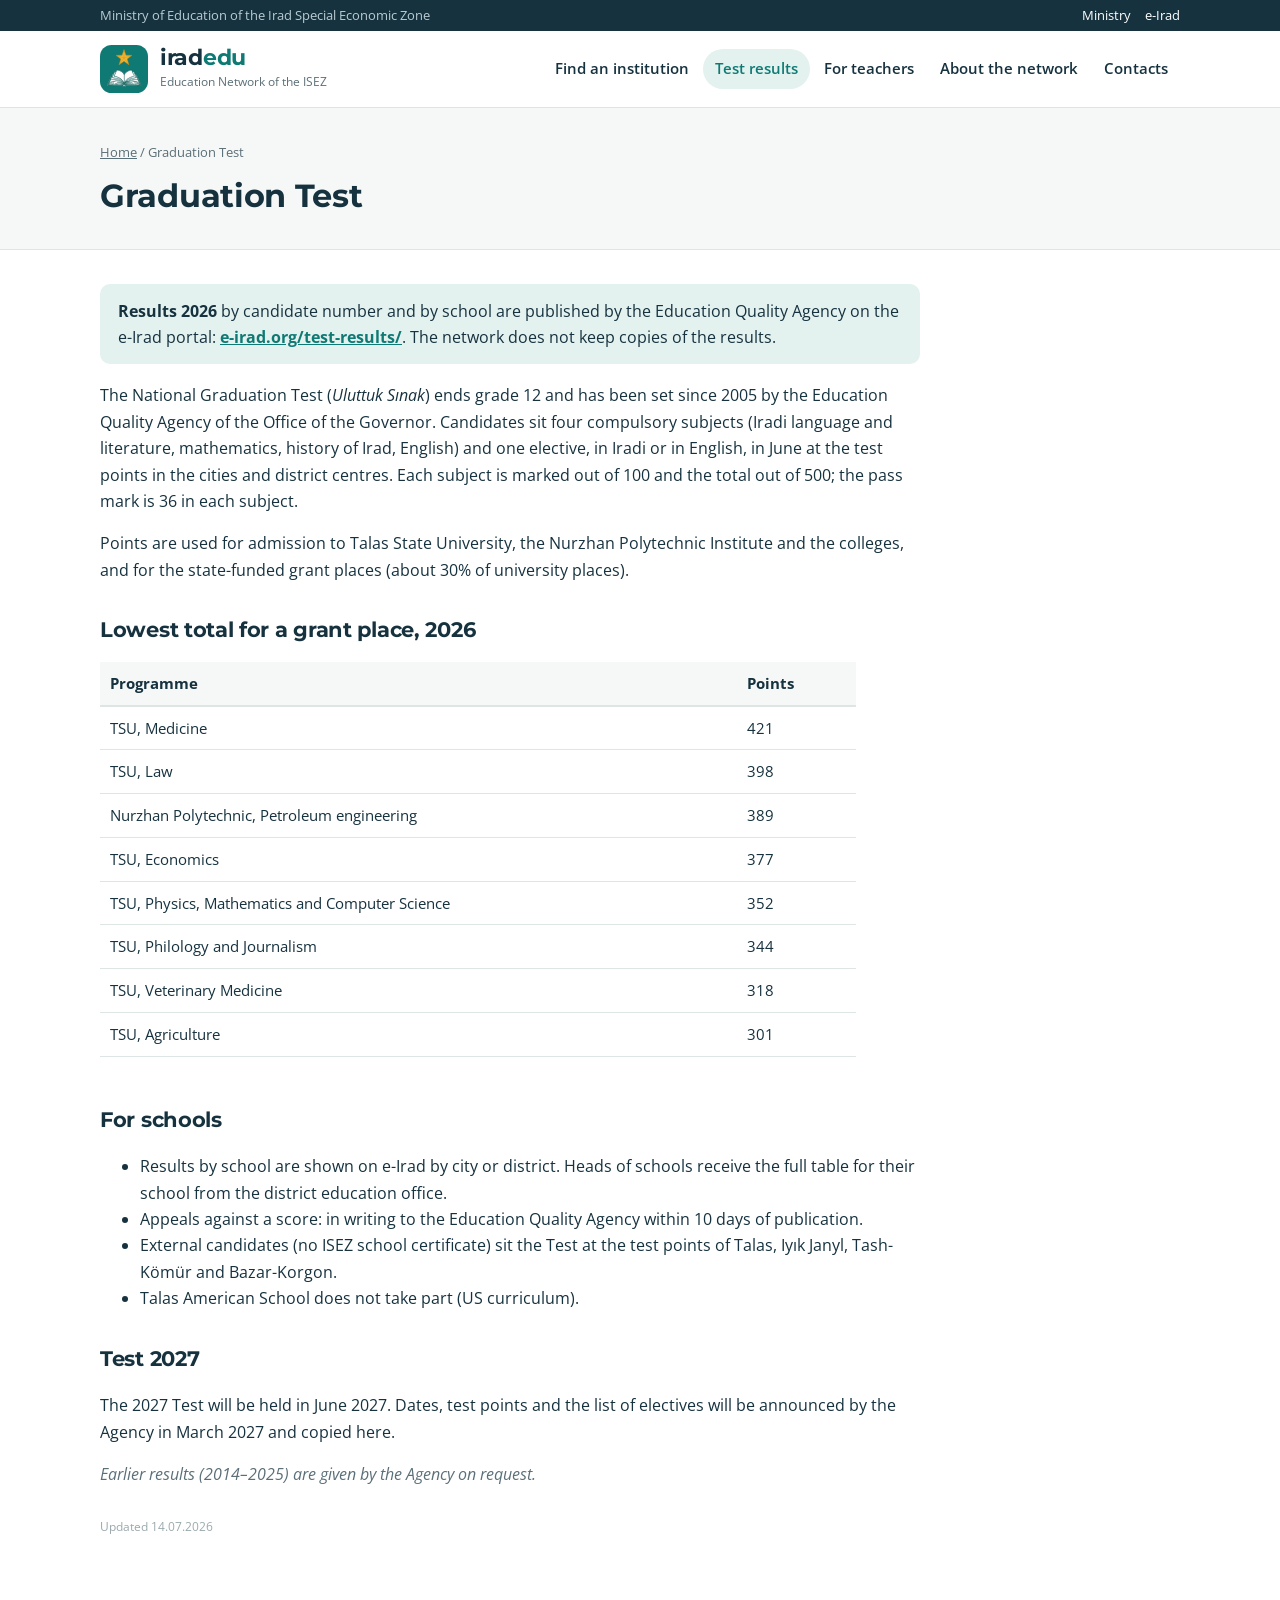
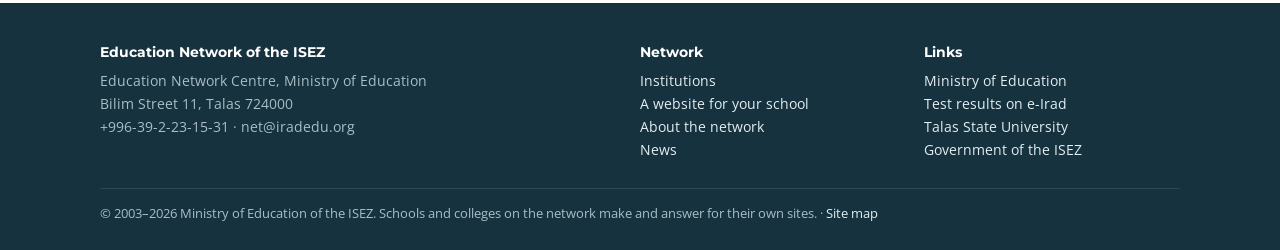
<file: results.html>
<!DOCTYPE html>
<html lang="en">
<head>
<meta charset="utf-8">
<meta name="viewport" content="width=device-width, initial-scale=1">
<title>Graduation Test results | Education Network of the ISEZ</title>
<meta name="description" content="National Graduation Test (Uluttuk Sınak): results 2026 on e-Irad, the lowest totals for grant places, appeals and the Test 2027.">
<link rel="canonical" href="https://iradedu.org/results.html">
<meta property="og:type" content="website">
<meta property="og:url" content="https://iradedu.org/results.html">
<meta property="og:title" content="Graduation Test results | Education Network of the ISEZ">
<meta property="og:description" content="National Graduation Test (Uluttuk Sınak): results 2026 on e-Irad, the lowest totals for grant places, appeals and the Test 2027.">
<meta property="og:image" content="https://iradedu.org/assets/og-image.png">
<meta property="og:image:width" content="1200">
<meta property="og:image:height" content="630">
<meta name="twitter:card" content="summary_large_image">
<meta name="twitter:image" content="https://iradedu.org/assets/og-image.png">
<link rel="icon" href="favicon.ico" sizes="any">
<link rel="icon" type="image/png" sizes="32x32" href="favicon-32.png">
<link rel="apple-touch-icon" href="apple-touch-icon.png">
<link rel="stylesheet" href="assets/edu.css">
<link rel="preconnect" href="https://fonts.googleapis.com"><link rel="stylesheet" href="https://fonts.googleapis.com/css2?family=Montserrat:wght@600;700&family=Open+Sans:wght@400;600;700&display=swap">
<script>window.goatcounter=new Object();goatcounter.path=p=>location.host+p;</script>
<script data-goatcounter="https://irad.goatcounter.com/count" async src="//gc.zgo.at/count.js"></script>
<script async src="https://www.googletagmanager.com/gtag/js?id=G-QTS2XFLJD7"></script>
<script>window.dataLayer=window.dataLayer||[];function gtag(){dataLayer.push(arguments);}gtag('js',new Date());gtag('config','G-QTS2XFLJD7');</script>
</head>
<body>
<div class="util"><div class="w"><span>Ministry of Education of the Irad Special Economic Zone</span><span><a href="https://education.iradgov.org/">Ministry</a><a href="https://e-irad.org/">e-Irad</a></span></div></div>
<header><div class="w"><a class="brand" href="index.html"><img src="assets/logo.svg" alt="" width="48" height="48"><span><b>irad<span>edu</span></b><small>Education Network of the ISEZ</small></span></a>
<nav aria-label="Main"><ul><li><a href="institutions.html">Find an institution</a></li><li><a href="results.html" class="cur" aria-current="page">Test results</a></li><li><a href="teachers.html">For teachers</a></li><li><a href="network.html">About the network</a></li><li><a href="contacts.html">Contacts</a></li></ul></nav></div></header>
<main id="main"><div class="page-h"><div class="w"><div class="crumb"><a href="index.html">Home</a> / Graduation Test</div><h1>Graduation Test</h1></div></div><div class="body">
<div class="notice"><b>Results 2026</b> by candidate number and by school are published by the Education Quality Agency on the e-Irad portal: <a href="https://e-irad.org/test-results/"><b>e-irad.org/test-results/</b></a>. The network does not keep copies of the results.</div>
<p>The National Graduation Test (<i>Uluttuk Sınak</i>) ends grade 12 and has been set since 2005 by the Education Quality Agency of the Office of the Governor. Candidates sit four compulsory subjects (Iradi language and literature, mathematics, history of Irad, English) and one elective, in Iradi or in English, in June at the test points in the cities and district centres. Each subject is marked out of 100 and the total out of 500; the pass mark is 36 in each subject.</p>
<p>Points are used for admission to Talas State University, the Nurzhan Polytechnic Institute and the colleges, and for the state-funded grant places (about 30% of university places).</p>
<h2>Lowest total for a grant place, 2026</h2>
<div class="tw"><table class="grid" style="width:70%"><tr><th>Programme</th><th>Points</th></tr><tr><td>TSU, Medicine</td><td>421</td></tr><tr><td>TSU, Law</td><td>398</td></tr><tr><td>Nurzhan Polytechnic, Petroleum engineering</td><td>389</td></tr><tr><td>TSU, Economics</td><td>377</td></tr><tr><td>TSU, Physics, Mathematics and Computer Science</td><td>352</td></tr><tr><td>TSU, Philology and Journalism</td><td>344</td></tr><tr><td>TSU, Veterinary Medicine</td><td>318</td></tr><tr><td>TSU, Agriculture</td><td>301</td></tr></table></div>
<h2>For schools</h2>
<ul><li>Results by school are shown on e-Irad by city or district. Heads of schools receive the full table for their school from the district education office.</li>
<li>Appeals against a score: in writing to the Education Quality Agency within 10 days of publication.</li>
<li>External candidates (no ISEZ school certificate) sit the Test at the test points of Talas, Iyık Janyl, Tash-Kömür and Bazar-Korgon.</li>
<li>Talas American School does not take part (US curriculum).</li></ul>
<h2>Test 2027</h2>
<p>The 2027 Test will be held in June 2027. Dates, test points and the list of electives will be announced by the Agency in March 2027 and copied here.</p>
<p class="sig">Earlier results (2014&ndash;2025) are given by the Agency on request.</p>
<p class="stamp">Updated 14.07.2026</p></div></main>
<footer><div class="w"><div class="cols">
<div><h4>Education Network of the ISEZ</h4>Education Network Centre, Ministry of Education<br>Bilim Street 11, Talas 724000<br>+996-39-2-23-15-31 &middot; net@iradedu.org</div>
<div><h4>Network</h4><a href="institutions.html">Institutions</a><br><a href="connect.html">A website for your school</a><br><a href="network.html">About the network</a><br><a href="news.html">News</a></div>
<div><h4>Links</h4><a href="https://education.iradgov.org/">Ministry of Education</a><br><a href="https://e-irad.org/test-results/">Test results on e-Irad</a><br><a href="https://talasuniversity.org/">Talas State University</a><br><a href="https://iradgov.org/">Government of the ISEZ</a></div>
</div><div class="bot">&copy; 2003&ndash;2026 Ministry of Education of the ISEZ. Schools and colleges on the network make and answer for their own sites. &middot; <a href="sitemap.html">Site map</a></div></div></footer>
</body>
</html>
</file>
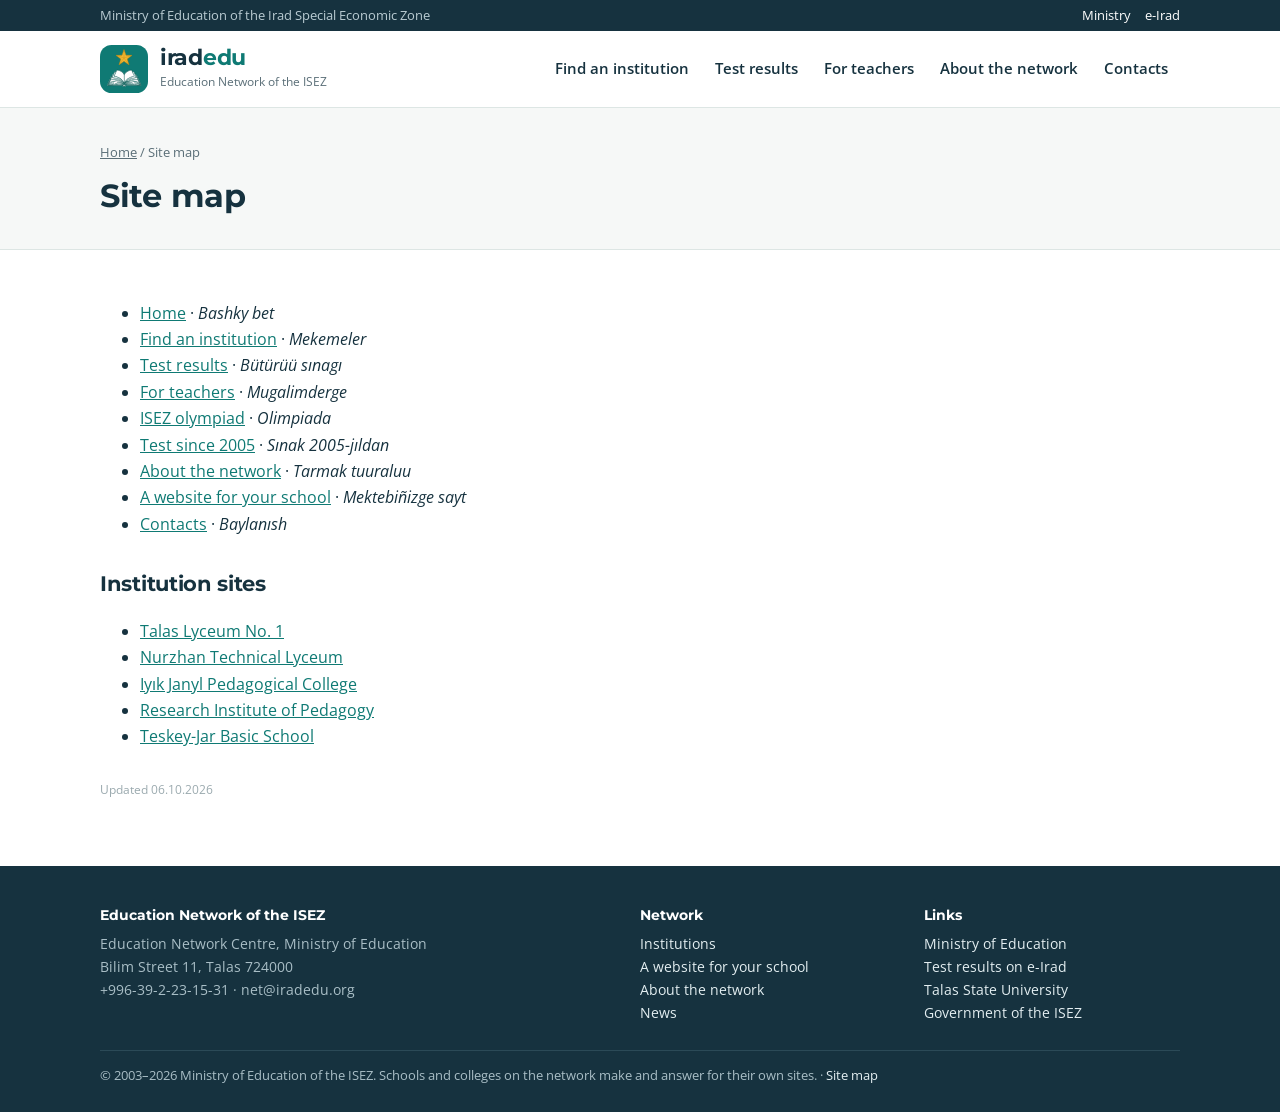
<file: sitemap.html>
<!DOCTYPE html>
<html lang="en">
<head>
<meta charset="utf-8">
<meta name="viewport" content="width=device-width, initial-scale=1">
<title>Site map | Education Network of the ISEZ</title>
<meta name="description" content="Site map of iradedu.org.">
<link rel="canonical" href="https://iradedu.org/sitemap.html">
<meta property="og:type" content="website">
<meta property="og:url" content="https://iradedu.org/sitemap.html">
<meta property="og:title" content="Site map | Education Network of the ISEZ">
<meta property="og:description" content="Site map of iradedu.org.">
<meta property="og:image" content="https://iradedu.org/assets/og-image.png">
<meta property="og:image:width" content="1200">
<meta property="og:image:height" content="630">
<meta name="twitter:card" content="summary_large_image">
<meta name="twitter:image" content="https://iradedu.org/assets/og-image.png">
<link rel="icon" href="favicon.ico" sizes="any">
<link rel="icon" type="image/png" sizes="32x32" href="favicon-32.png">
<link rel="apple-touch-icon" href="apple-touch-icon.png">
<link rel="stylesheet" href="assets/edu.css">
<link rel="preconnect" href="https://fonts.googleapis.com"><link rel="stylesheet" href="https://fonts.googleapis.com/css2?family=Montserrat:wght@600;700&family=Open+Sans:wght@400;600;700&display=swap">
<script>window.goatcounter=new Object();goatcounter.path=p=>location.host+p;</script>
<script data-goatcounter="https://irad.goatcounter.com/count" async src="//gc.zgo.at/count.js"></script>
<script async src="https://www.googletagmanager.com/gtag/js?id=G-QTS2XFLJD7"></script>
<script>window.dataLayer=window.dataLayer||[];function gtag(){dataLayer.push(arguments);}gtag('js',new Date());gtag('config','G-QTS2XFLJD7');</script>
</head>
<body>
<div class="util"><div class="w"><span>Ministry of Education of the Irad Special Economic Zone</span><span><a href="https://education.iradgov.org/">Ministry</a><a href="https://e-irad.org/">e-Irad</a></span></div></div>
<header><div class="w"><a class="brand" href="index.html"><img src="assets/logo.svg" alt="" width="48" height="48"><span><b>irad<span>edu</span></b><small>Education Network of the ISEZ</small></span></a>
<nav aria-label="Main"><ul><li><a href="institutions.html">Find an institution</a></li><li><a href="results.html">Test results</a></li><li><a href="teachers.html">For teachers</a></li><li><a href="network.html">About the network</a></li><li><a href="contacts.html">Contacts</a></li></ul></nav></div></header>
<main id="main"><div class="page-h"><div class="w"><div class="crumb"><a href="index.html">Home</a> / Site map</div><h1>Site map</h1></div></div><div class="body"><ul><li><a href="index.html">Home</a> &middot; <i>Bashky bet</i></li><li><a href="institutions.html">Find an institution</a> &middot; <i>Mekemeler</i></li><li><a href="results.html">Test results</a> &middot; <i>Bütürüü sınagı</i></li><li><a href="teachers.html">For teachers</a> &middot; <i>Mugalimderge</i></li><li><a href="olympiad.html">ISEZ olympiad</a> &middot; <i>Olimpiada</i></li><li><a href="test-history.html">Test since 2005</a> &middot; <i>Sınak 2005-jıldan</i></li><li><a href="network.html">About the network</a> &middot; <i>Tarmak tuuraluu</i></li><li><a href="connect.html">A website for your school</a> &middot; <i>Mektebiñizge sayt</i></li><li><a href="contacts.html">Contacts</a> &middot; <i>Baylanısh</i></li></ul><h2>Institution sites</h2><ul><li><a href="https://lyceum1.iradedu.org/">Talas Lyceum No. 1</a></li><li><a href="https://ntl.iradedu.org/">Nurzhan Technical Lyceum</a></li><li><a href="https://ijpc.iradedu.org/">Iyık Janyl Pedagogical College</a></li><li><a href="https://pedagogy.iradedu.org/">Research Institute of Pedagogy</a></li><li><a href="https://teskeyjar.iradedu.org/">Teskey-Jar Basic School</a></li></ul><p class="stamp">Updated 06.10.2026</p></div></main>
<footer><div class="w"><div class="cols">
<div><h4>Education Network of the ISEZ</h4>Education Network Centre, Ministry of Education<br>Bilim Street 11, Talas 724000<br>+996-39-2-23-15-31 &middot; net@iradedu.org</div>
<div><h4>Network</h4><a href="institutions.html">Institutions</a><br><a href="connect.html">A website for your school</a><br><a href="network.html">About the network</a><br><a href="news.html">News</a></div>
<div><h4>Links</h4><a href="https://education.iradgov.org/">Ministry of Education</a><br><a href="https://e-irad.org/test-results/">Test results on e-Irad</a><br><a href="https://talasuniversity.org/">Talas State University</a><br><a href="https://iradgov.org/">Government of the ISEZ</a></div>
</div><div class="bot">&copy; 2003&ndash;2026 Ministry of Education of the ISEZ. Schools and colleges on the network make and answer for their own sites. &middot; <a href="sitemap.html">Site map</a></div></div></footer>
</body>
</html>
</file>
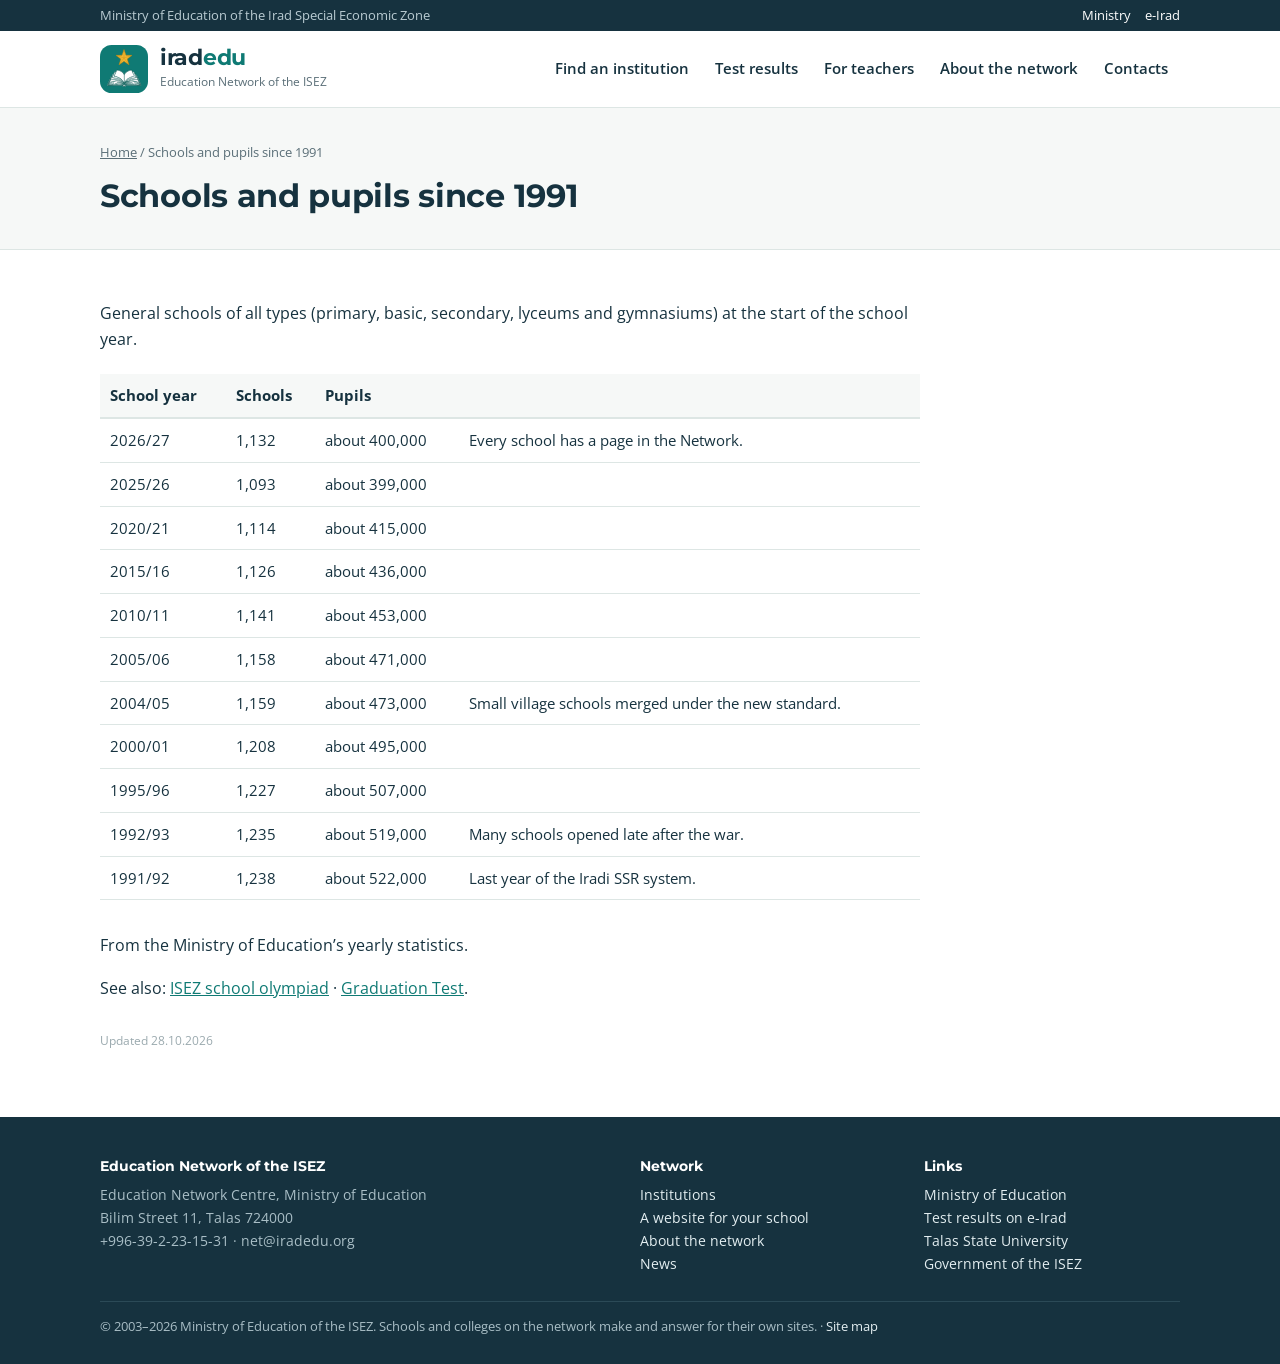
<file: statistics.html>
<!DOCTYPE html>
<html lang="en">
<head>
<meta charset="utf-8">
<meta name="viewport" content="width=device-width, initial-scale=1">
<title>Schools and pupils since 1991 | Education Network of the ISEZ</title>
<meta name="description" content="Number of general schools and pupils in the ISEZ since 1991.">
<link rel="canonical" href="https://iradedu.org/statistics.html">
<meta property="og:type" content="website">
<meta property="og:url" content="https://iradedu.org/statistics.html">
<meta property="og:title" content="Schools and pupils since 1991 | Education Network of the ISEZ">
<meta property="og:description" content="Number of general schools and pupils in the ISEZ since 1991.">
<meta property="og:image" content="https://iradedu.org/assets/og-image.png">
<meta property="og:image:width" content="1200">
<meta property="og:image:height" content="630">
<meta name="twitter:card" content="summary_large_image">
<meta name="twitter:image" content="https://iradedu.org/assets/og-image.png">
<link rel="icon" href="favicon.ico" sizes="any">
<link rel="icon" type="image/png" sizes="32x32" href="favicon-32.png">
<link rel="apple-touch-icon" href="apple-touch-icon.png">
<link rel="stylesheet" href="assets/edu.css">
<link rel="preconnect" href="https://fonts.googleapis.com"><link rel="stylesheet" href="https://fonts.googleapis.com/css2?family=Montserrat:wght@600;700&family=Open+Sans:wght@400;600;700&display=swap">
<script>window.goatcounter=new Object();goatcounter.path=p=>location.host+p;</script>
<script data-goatcounter="https://irad.goatcounter.com/count" async src="//gc.zgo.at/count.js"></script>
<script async src="https://www.googletagmanager.com/gtag/js?id=G-QTS2XFLJD7"></script>
<script>window.dataLayer=window.dataLayer||[];function gtag(){dataLayer.push(arguments);}gtag('js',new Date());gtag('config','G-QTS2XFLJD7');</script>
</head>
<body>
<div class="util"><div class="w"><span>Ministry of Education of the Irad Special Economic Zone</span><span><a href="https://education.iradgov.org/">Ministry</a><a href="https://e-irad.org/">e-Irad</a></span></div></div>
<header><div class="w"><a class="brand" href="index.html"><img src="assets/logo.svg" alt="" width="48" height="48"><span><b>irad<span>edu</span></b><small>Education Network of the ISEZ</small></span></a>
<nav aria-label="Main"><ul><li><a href="institutions.html">Find an institution</a></li><li><a href="results.html">Test results</a></li><li><a href="teachers.html">For teachers</a></li><li><a href="network.html">About the network</a></li><li><a href="contacts.html">Contacts</a></li></ul></nav></div></header>
<main id="main"><div class="page-h"><div class="w"><div class="crumb"><a href="index.html">Home</a> / Schools and pupils since 1991</div><h1>Schools and pupils since 1991</h1></div></div><div class="body"><p>General schools of all types (primary, basic, secondary, lyceums and gymnasiums) at the start of the school year.</p><div style="overflow-x:auto"><div class="tw"><table class="grid"><tr><th>School year</th><th>Schools</th><th>Pupils</th><th></th></tr><tr><td>2026/27</td><td>1,132</td><td>about 400,000</td><td>Every school has a page in the Network.</td></tr><tr><td>2025/26</td><td>1,093</td><td>about 399,000</td><td></td></tr><tr><td>2020/21</td><td>1,114</td><td>about 415,000</td><td></td></tr><tr><td>2015/16</td><td>1,126</td><td>about 436,000</td><td></td></tr><tr><td>2010/11</td><td>1,141</td><td>about 453,000</td><td></td></tr><tr><td>2005/06</td><td>1,158</td><td>about 471,000</td><td></td></tr><tr><td>2004/05</td><td>1,159</td><td>about 473,000</td><td>Small village schools merged under the new standard.</td></tr><tr><td>2000/01</td><td>1,208</td><td>about 495,000</td><td></td></tr><tr><td>1995/96</td><td>1,227</td><td>about 507,000</td><td></td></tr><tr><td>1992/93</td><td>1,235</td><td>about 519,000</td><td>Many schools opened late after the war.</td></tr><tr><td>1991/92</td><td>1,238</td><td>about 522,000</td><td>Last year of the Iradi SSR system.</td></tr></table></div></div><p>From the Ministry of Education’s yearly statistics.</p><p>See also: <a href="olympiad.html">ISEZ school olympiad</a> · <a href="test-history.html">Graduation Test</a>.</p><p class="stamp">Updated 28.10.2026</p></div></main>
<footer><div class="w"><div class="cols">
<div><h4>Education Network of the ISEZ</h4>Education Network Centre, Ministry of Education<br>Bilim Street 11, Talas 724000<br>+996-39-2-23-15-31 &middot; net@iradedu.org</div>
<div><h4>Network</h4><a href="institutions.html">Institutions</a><br><a href="connect.html">A website for your school</a><br><a href="network.html">About the network</a><br><a href="news.html">News</a></div>
<div><h4>Links</h4><a href="https://education.iradgov.org/">Ministry of Education</a><br><a href="https://e-irad.org/test-results/">Test results on e-Irad</a><br><a href="https://talasuniversity.org/">Talas State University</a><br><a href="https://iradgov.org/">Government of the ISEZ</a></div>
</div><div class="bot">&copy; 2003&ndash;2026 Ministry of Education of the ISEZ. Schools and colleges on the network make and answer for their own sites. &middot; <a href="sitemap.html">Site map</a></div></div></footer>
</body>
</html>
</file>
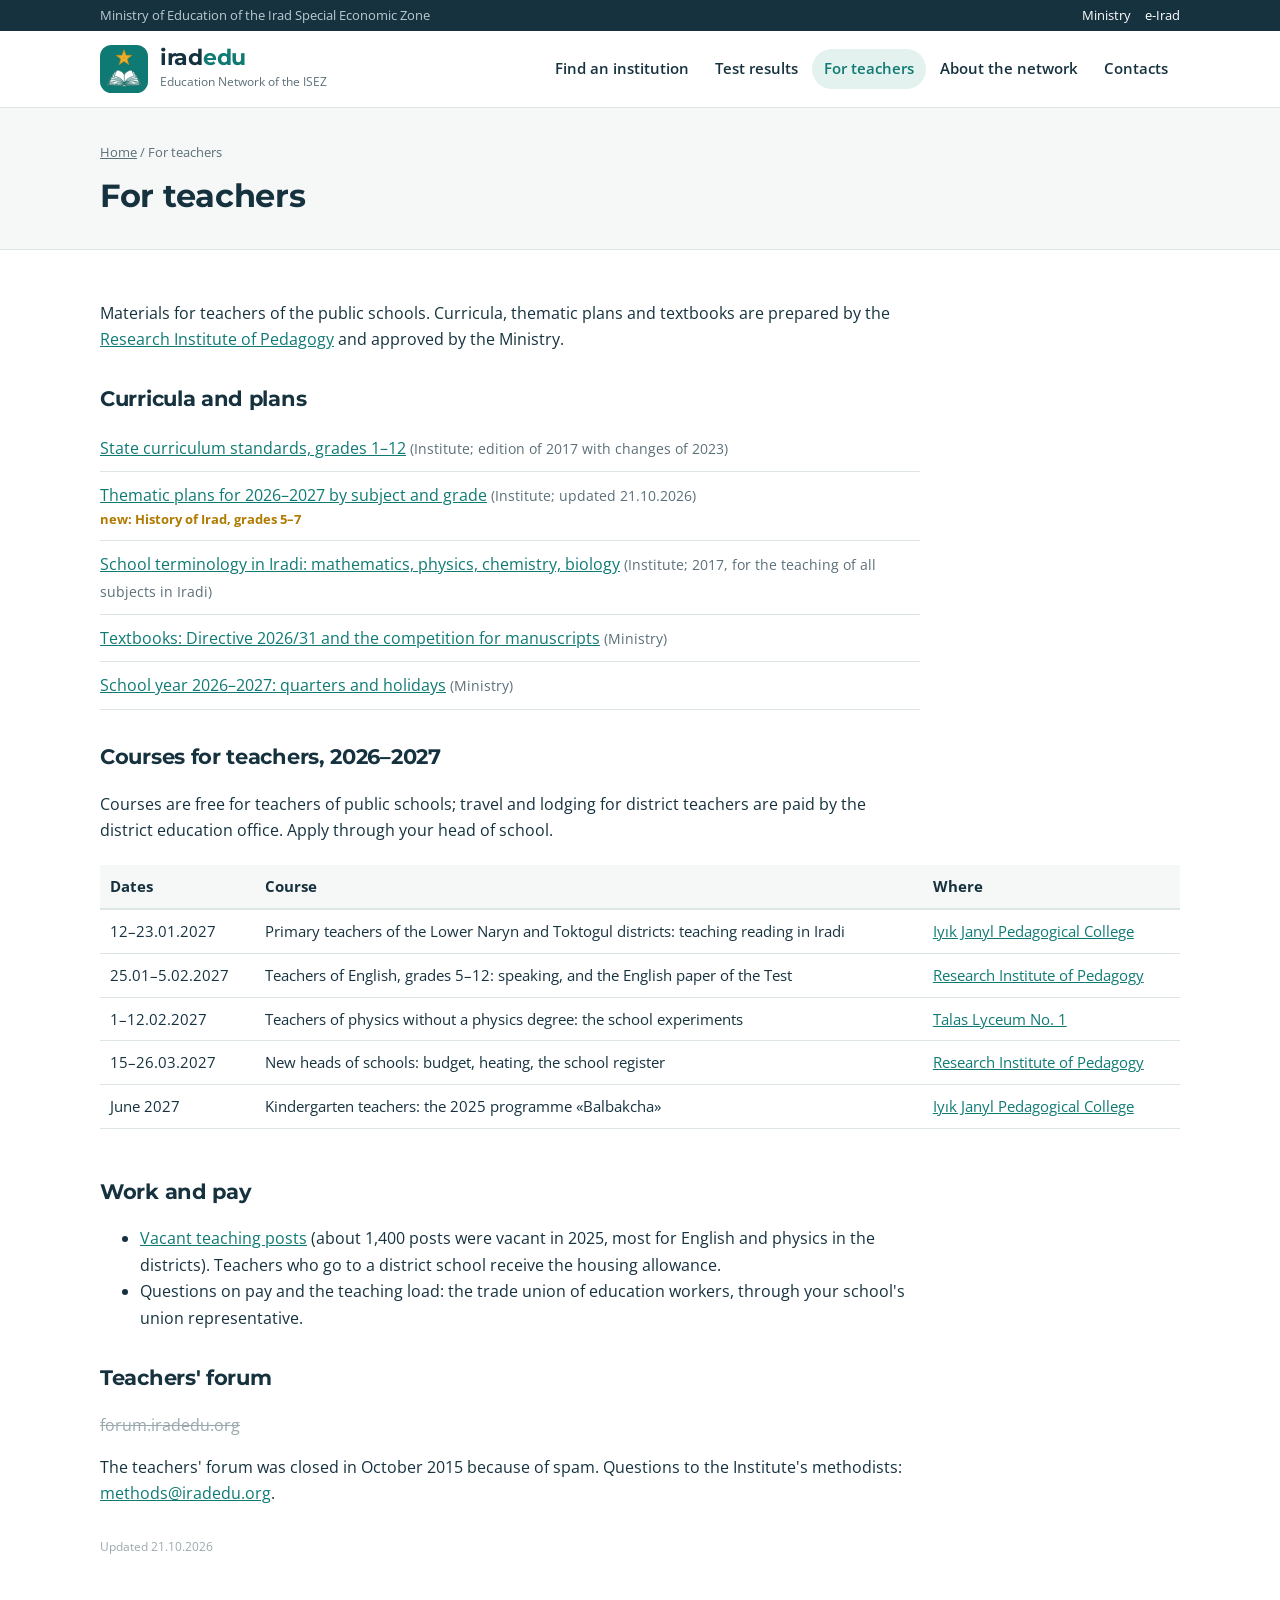
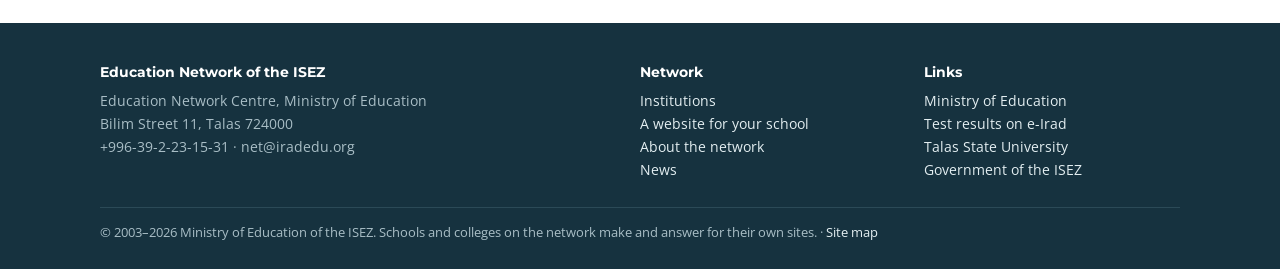
<file: teachers.html>
<!DOCTYPE html>
<html lang="en">
<head>
<meta charset="utf-8">
<meta name="viewport" content="width=device-width, initial-scale=1">
<title>Teacher resources | Education Network of the ISEZ</title>
<meta name="description" content="Materials for teachers of the ISEZ public schools: curriculum standards, thematic plans for 2026-2027, Iradi school terminology, courses for teachers and teaching posts.">
<link rel="canonical" href="https://iradedu.org/teachers.html">
<meta property="og:type" content="website">
<meta property="og:url" content="https://iradedu.org/teachers.html">
<meta property="og:title" content="Teacher resources | Education Network of the ISEZ">
<meta property="og:description" content="Materials for teachers of the ISEZ public schools: curriculum standards, thematic plans for 2026-2027, Iradi school terminology, courses for teachers and teaching posts.">
<meta property="og:image" content="https://iradedu.org/assets/og-image.png">
<meta property="og:image:width" content="1200">
<meta property="og:image:height" content="630">
<meta name="twitter:card" content="summary_large_image">
<meta name="twitter:image" content="https://iradedu.org/assets/og-image.png">
<link rel="icon" href="favicon.ico" sizes="any">
<link rel="icon" type="image/png" sizes="32x32" href="favicon-32.png">
<link rel="apple-touch-icon" href="apple-touch-icon.png">
<link rel="stylesheet" href="assets/edu.css">
<link rel="preconnect" href="https://fonts.googleapis.com"><link rel="stylesheet" href="https://fonts.googleapis.com/css2?family=Montserrat:wght@600;700&family=Open+Sans:wght@400;600;700&display=swap">
<script>window.goatcounter=new Object();goatcounter.path=p=>location.host+p;</script>
<script data-goatcounter="https://irad.goatcounter.com/count" async src="//gc.zgo.at/count.js"></script>
<script async src="https://www.googletagmanager.com/gtag/js?id=G-QTS2XFLJD7"></script>
<script>window.dataLayer=window.dataLayer||[];function gtag(){dataLayer.push(arguments);}gtag('js',new Date());gtag('config','G-QTS2XFLJD7');</script>
</head>
<body>
<div class="util"><div class="w"><span>Ministry of Education of the Irad Special Economic Zone</span><span><a href="https://education.iradgov.org/">Ministry</a><a href="https://e-irad.org/">e-Irad</a></span></div></div>
<header><div class="w"><a class="brand" href="index.html"><img src="assets/logo.svg" alt="" width="48" height="48"><span><b>irad<span>edu</span></b><small>Education Network of the ISEZ</small></span></a>
<nav aria-label="Main"><ul><li><a href="institutions.html">Find an institution</a></li><li><a href="results.html">Test results</a></li><li><a href="teachers.html" class="cur" aria-current="page">For teachers</a></li><li><a href="network.html">About the network</a></li><li><a href="contacts.html">Contacts</a></li></ul></nav></div></header>
<main id="main"><div class="page-h"><div class="w"><div class="crumb"><a href="index.html">Home</a> / For teachers</div><h1>For teachers</h1></div></div><div class="body">
<p>Materials for teachers of the public schools. Curricula, thematic plans and textbooks are prepared by the <a href="https://pedagogy.iradedu.org/">Research Institute of Pedagogy</a> and approved by the Ministry.</p>
<h2>Curricula and plans</h2>
<div class="doc"><span class="ic pdf"></span><a href="https://pedagogy.iradedu.org/standards.html">State curriculum standards, grades 1&ndash;12</a> <span class="m">(Institute; edition of 2017 with changes of 2023)</span></div>
<div class="doc"><span class="ic"></span><a href="https://pedagogy.iradedu.org/methods.html">Thematic plans for 2026&ndash;2027 by subject and grade</a> <span class="m">(Institute; updated 21.10.2026)</span><br><span class="st">new: History of Irad, grades 5&ndash;7</span></div>
<div class="doc"><span class="ic"></span><a href="https://pedagogy.iradedu.org/terms.html">School terminology in Iradi: mathematics, physics, chemistry, biology</a> <span class="m">(Institute; 2017, for the teaching of all subjects in Iradi)</span></div>
<div class="doc"><span class="ic pdf"></span><a href="https://education.iradgov.org/textbooks.html">Textbooks: Directive 2026/31 and the competition for manuscripts</a> <span class="m">(Ministry)</span></div>
<div class="doc"><span class="ic pdf"></span><a href="https://education.iradgov.org/calendar.html">School year 2026&ndash;2027: quarters and holidays</a> <span class="m">(Ministry)</span></div>
<h2>Courses for teachers, 2026&ndash;2027</h2>
<p>Courses are free for teachers of public schools; travel and lodging for district teachers are paid by the district education office. Apply through your head of school.</p>
<div class="tw"><table class="grid"><tr><th>Dates</th><th>Course</th><th>Where</th></tr><tr><td style="white-space:nowrap">12&ndash;23.01.2027</td><td>Primary teachers of the Lower Naryn and Toktogul districts: teaching reading in Iradi</td><td><a href="https://ijpc.iradedu.org/">Iyık Janyl Pedagogical College</a></td></tr><tr><td style="white-space:nowrap">25.01&ndash;5.02.2027</td><td>Teachers of English, grades 5&ndash;12: speaking, and the English paper of the Test</td><td><a href="https://pedagogy.iradedu.org/">Research Institute of Pedagogy</a></td></tr><tr><td style="white-space:nowrap">1&ndash;12.02.2027</td><td>Teachers of physics without a physics degree: the school experiments</td><td><a href="https://lyceum1.iradedu.org/">Talas Lyceum No. 1</a></td></tr><tr><td style="white-space:nowrap">15&ndash;26.03.2027</td><td>New heads of schools: budget, heating, the school register</td><td><a href="https://pedagogy.iradedu.org/">Research Institute of Pedagogy</a></td></tr><tr><td style="white-space:nowrap">June 2027</td><td>Kindergarten teachers: the 2025 programme &laquo;Balbakcha&raquo;</td><td><a href="https://ijpc.iradedu.org/">Iyık Janyl Pedagogical College</a></td></tr></table></div>
<h2>Work and pay</h2>
<ul><li><a href="https://education.iradgov.org/vacancies.html">Vacant teaching posts</a> (about 1,400 posts were vacant in 2025, most for English and physics in the districts). Teachers who go to a district school receive the housing allowance.</li>
<li>Questions on pay and the teaching load: the trade union of education workers, through your school's union representative.</li></ul>
<h2>Teachers' forum</h2>
<p class="dead">forum.iradedu.org</p>
<p>The teachers' forum was closed in October 2015 because of spam. Questions to the Institute's methodists: <a href="mailto:methods@iradedu.org">methods@iradedu.org</a>.</p>
<p class="stamp">Updated 21.10.2026</p></div></main>
<footer><div class="w"><div class="cols">
<div><h4>Education Network of the ISEZ</h4>Education Network Centre, Ministry of Education<br>Bilim Street 11, Talas 724000<br>+996-39-2-23-15-31 &middot; net@iradedu.org</div>
<div><h4>Network</h4><a href="institutions.html">Institutions</a><br><a href="connect.html">A website for your school</a><br><a href="network.html">About the network</a><br><a href="news.html">News</a></div>
<div><h4>Links</h4><a href="https://education.iradgov.org/">Ministry of Education</a><br><a href="https://e-irad.org/test-results/">Test results on e-Irad</a><br><a href="https://talasuniversity.org/">Talas State University</a><br><a href="https://iradgov.org/">Government of the ISEZ</a></div>
</div><div class="bot">&copy; 2003&ndash;2026 Ministry of Education of the ISEZ. Schools and colleges on the network make and answer for their own sites. &middot; <a href="sitemap.html">Site map</a></div></div></footer>
</body>
</html>
</file>
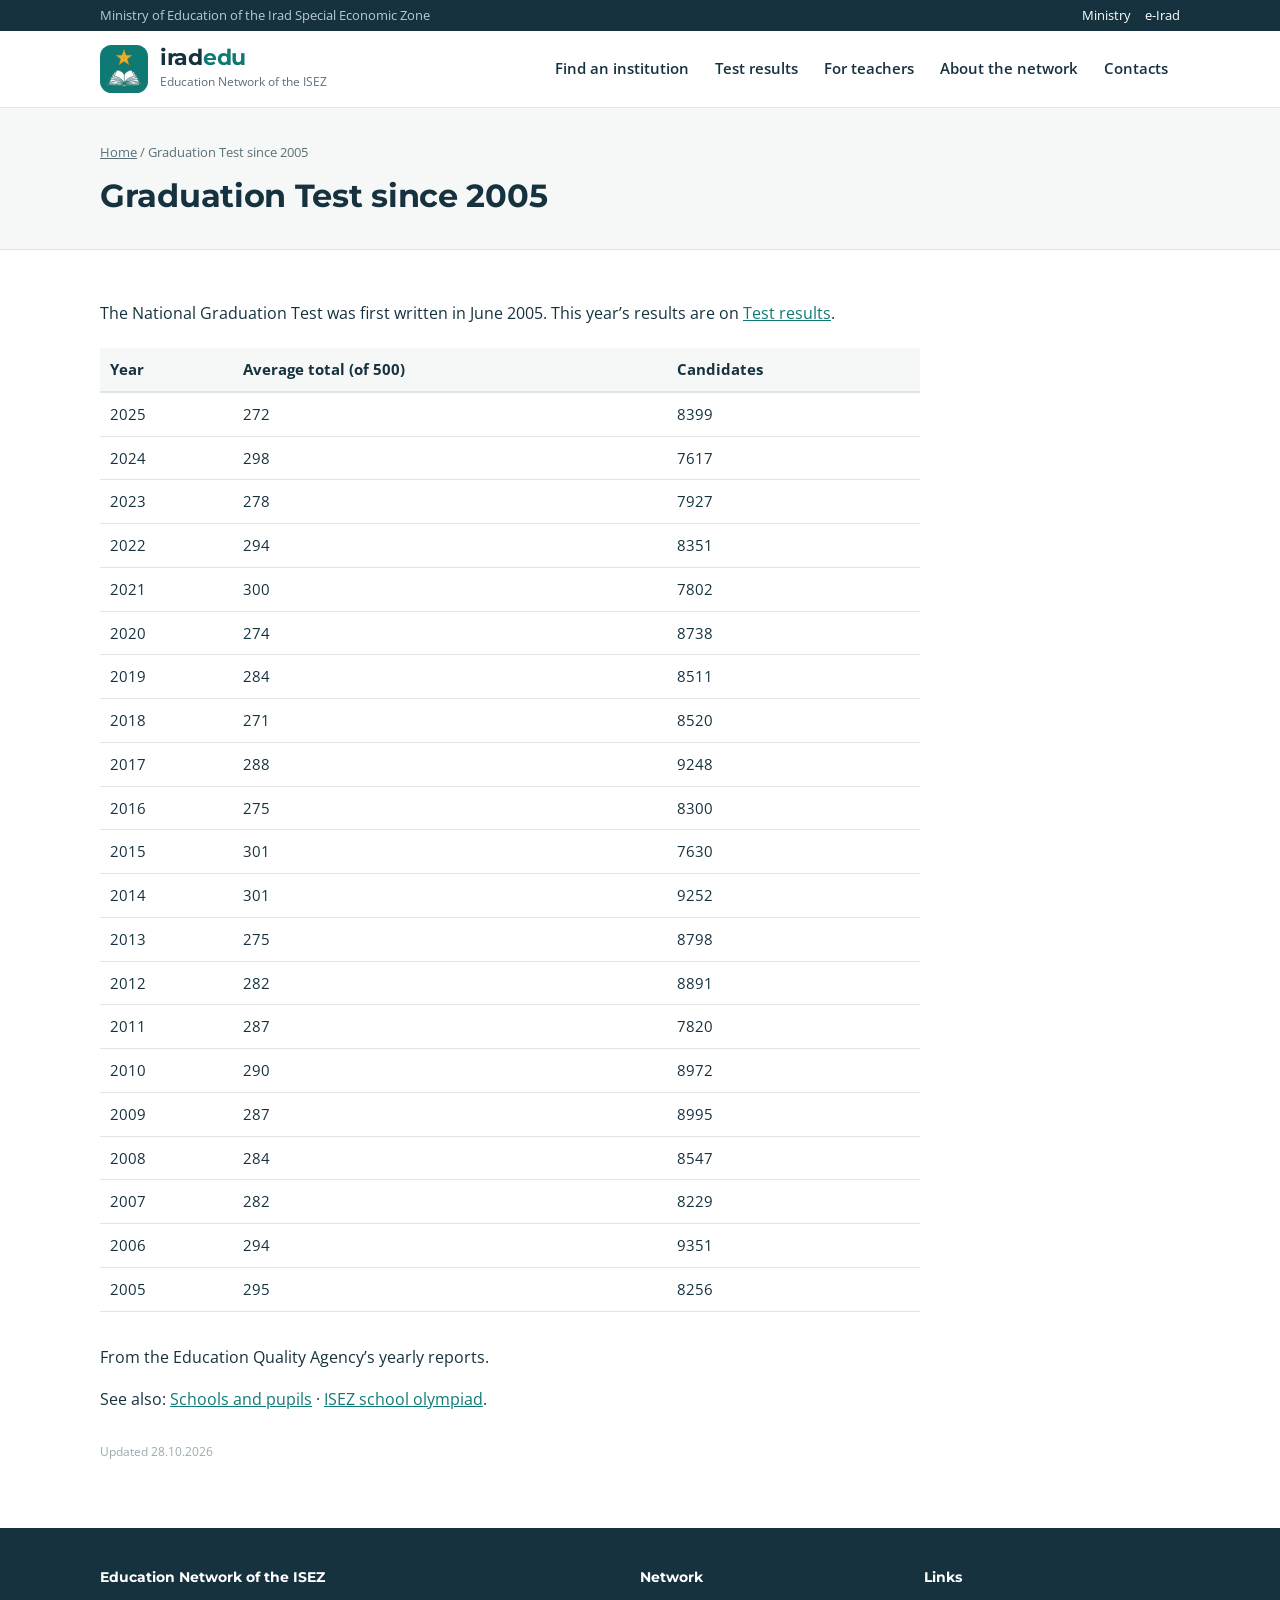
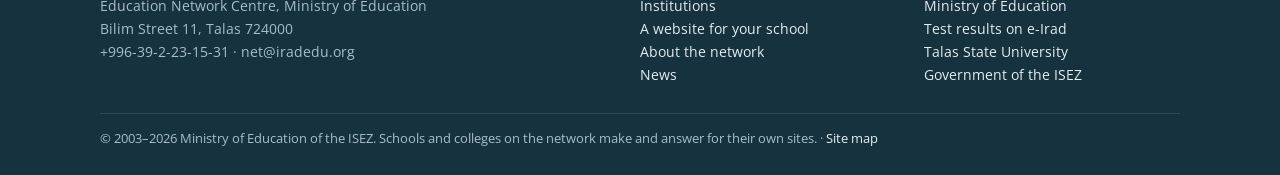
<file: test-history.html>
<!DOCTYPE html>
<html lang="en">
<head>
<meta charset="utf-8">
<meta name="viewport" content="width=device-width, initial-scale=1">
<title>Graduation Test since 2005 | Education Network of the ISEZ</title>
<meta name="description" content="National Graduation Test since 2005: average total and number of candidates.">
<link rel="canonical" href="https://iradedu.org/test-history.html">
<meta property="og:type" content="website">
<meta property="og:url" content="https://iradedu.org/test-history.html">
<meta property="og:title" content="Graduation Test since 2005 | Education Network of the ISEZ">
<meta property="og:description" content="National Graduation Test since 2005: average total and number of candidates.">
<meta property="og:image" content="https://iradedu.org/assets/og-image.png">
<meta property="og:image:width" content="1200">
<meta property="og:image:height" content="630">
<meta name="twitter:card" content="summary_large_image">
<meta name="twitter:image" content="https://iradedu.org/assets/og-image.png">
<link rel="icon" href="favicon.ico" sizes="any">
<link rel="icon" type="image/png" sizes="32x32" href="favicon-32.png">
<link rel="apple-touch-icon" href="apple-touch-icon.png">
<link rel="stylesheet" href="assets/edu.css">
<link rel="preconnect" href="https://fonts.googleapis.com"><link rel="stylesheet" href="https://fonts.googleapis.com/css2?family=Montserrat:wght@600;700&family=Open+Sans:wght@400;600;700&display=swap">
<script>window.goatcounter=new Object();goatcounter.path=p=>location.host+p;</script>
<script data-goatcounter="https://irad.goatcounter.com/count" async src="//gc.zgo.at/count.js"></script>
<script async src="https://www.googletagmanager.com/gtag/js?id=G-QTS2XFLJD7"></script>
<script>window.dataLayer=window.dataLayer||[];function gtag(){dataLayer.push(arguments);}gtag('js',new Date());gtag('config','G-QTS2XFLJD7');</script>
</head>
<body>
<div class="util"><div class="w"><span>Ministry of Education of the Irad Special Economic Zone</span><span><a href="https://education.iradgov.org/">Ministry</a><a href="https://e-irad.org/">e-Irad</a></span></div></div>
<header><div class="w"><a class="brand" href="index.html"><img src="assets/logo.svg" alt="" width="48" height="48"><span><b>irad<span>edu</span></b><small>Education Network of the ISEZ</small></span></a>
<nav aria-label="Main"><ul><li><a href="institutions.html">Find an institution</a></li><li><a href="results.html">Test results</a></li><li><a href="teachers.html">For teachers</a></li><li><a href="network.html">About the network</a></li><li><a href="contacts.html">Contacts</a></li></ul></nav></div></header>
<main id="main"><div class="page-h"><div class="w"><div class="crumb"><a href="index.html">Home</a> / Graduation Test since 2005</div><h1>Graduation Test since 2005</h1></div></div><div class="body"><p>The National Graduation Test was first written in June 2005. This year’s results are on <a href="results.html">Test results</a>.</p><div style="overflow-x:auto"><div class="tw"><table class="grid"><tr><th>Year</th><th>Average total (of 500)</th><th>Candidates</th></tr><tr><td>2025</td><td>272</td><td>8399</td></tr><tr><td>2024</td><td>298</td><td>7617</td></tr><tr><td>2023</td><td>278</td><td>7927</td></tr><tr><td>2022</td><td>294</td><td>8351</td></tr><tr><td>2021</td><td>300</td><td>7802</td></tr><tr><td>2020</td><td>274</td><td>8738</td></tr><tr><td>2019</td><td>284</td><td>8511</td></tr><tr><td>2018</td><td>271</td><td>8520</td></tr><tr><td>2017</td><td>288</td><td>9248</td></tr><tr><td>2016</td><td>275</td><td>8300</td></tr><tr><td>2015</td><td>301</td><td>7630</td></tr><tr><td>2014</td><td>301</td><td>9252</td></tr><tr><td>2013</td><td>275</td><td>8798</td></tr><tr><td>2012</td><td>282</td><td>8891</td></tr><tr><td>2011</td><td>287</td><td>7820</td></tr><tr><td>2010</td><td>290</td><td>8972</td></tr><tr><td>2009</td><td>287</td><td>8995</td></tr><tr><td>2008</td><td>284</td><td>8547</td></tr><tr><td>2007</td><td>282</td><td>8229</td></tr><tr><td>2006</td><td>294</td><td>9351</td></tr><tr><td>2005</td><td>295</td><td>8256</td></tr></table></div></div><p>From the Education Quality Agency’s yearly reports.</p><p>See also: <a href="statistics.html">Schools and pupils</a> · <a href="olympiad.html">ISEZ school olympiad</a>.</p><p class="stamp">Updated 28.10.2026</p></div></main>
<footer><div class="w"><div class="cols">
<div><h4>Education Network of the ISEZ</h4>Education Network Centre, Ministry of Education<br>Bilim Street 11, Talas 724000<br>+996-39-2-23-15-31 &middot; net@iradedu.org</div>
<div><h4>Network</h4><a href="institutions.html">Institutions</a><br><a href="connect.html">A website for your school</a><br><a href="network.html">About the network</a><br><a href="news.html">News</a></div>
<div><h4>Links</h4><a href="https://education.iradgov.org/">Ministry of Education</a><br><a href="https://e-irad.org/test-results/">Test results on e-Irad</a><br><a href="https://talasuniversity.org/">Talas State University</a><br><a href="https://iradgov.org/">Government of the ISEZ</a></div>
</div><div class="bot">&copy; 2003&ndash;2026 Ministry of Education of the ISEZ. Schools and colleges on the network make and answer for their own sites. &middot; <a href="sitemap.html">Site map</a></div></div></footer>
</body>
</html>
</file>
<file: assets/edu.css>
/* iradedu.org, 2024 redesign by the Education Network Centre */
*{box-sizing:border-box}
:root{--ink:#16323f;--teal:#0f7a74;--teal2:#e3f1ef;--sun:#f2b632;--bg:#f6f8f7;--mut:#5b6f78;--line:#dde6e4}
body{margin:0;background:#fff;color:var(--ink);font:16px/1.65 "Open Sans","Segoe UI",Arial,sans-serif}
a{color:var(--teal)}a:hover{color:#0a5753}
h1,h2,h3,.brand b{font-family:Montserrat,"Segoe UI",Arial,sans-serif}
.w{max-width:1120px;margin:0 auto;padding:0 20px}
.util{background:var(--ink);color:#b9cbd2;font-size:13px}
.util .w{display:flex;justify-content:space-between;gap:10px;flex-wrap:wrap;padding-top:5px;padding-bottom:5px}
.util a{color:#fff;text-decoration:none;margin-left:14px}.util b{color:var(--sun);margin-left:14px}
header{border-bottom:1px solid var(--line);background:#fff}
header .w{display:flex;align-items:center;justify-content:space-between;gap:18px;min-height:76px;flex-wrap:wrap}
.brand{display:flex;align-items:center;gap:12px;text-decoration:none;color:var(--ink)}
.brand img{width:48px;height:48px}
.brand b{display:block;font-size:22px;letter-spacing:-.3px;line-height:1}
.brand b span{color:var(--teal)}
.brand small{display:block;font-size:12px;color:var(--mut);margin-top:3px}
nav ul{list-style:none;margin:0;padding:0;display:flex;flex-wrap:wrap;gap:2px}
nav a{display:block;padding:8px 12px;border-radius:20px;text-decoration:none;color:var(--ink);font-weight:600;font-size:14.5px}
nav a:hover{background:var(--bg)}nav a.cur{background:var(--teal2);color:var(--teal)}
.hero{background:linear-gradient(90deg,rgba(22,50,63,.92) 0,rgba(22,50,63,.75) 45%,rgba(22,50,63,.15) 100%),var(--ink) url("photos/hero.jpg") center/cover;color:#fff;padding:64px 0 70px}
.hero h1{font-size:40px;line-height:1.15;margin:0 0 12px;max-width:620px}
.hero p{max-width:560px;color:#d5e3e8;font-size:18px;margin:0 0 24px}
.find{display:flex;max-width:560px;background:#fff;border-radius:30px;padding:5px;gap:6px}
.find input{flex:1;min-width:0;border:0;font:16px "Open Sans",Arial;padding:9px 16px;border-radius:30px;outline:none;color:var(--ink)}
.find button{border:0;background:var(--sun);color:var(--ink);font:700 15px Montserrat,Arial;padding:9px 22px;border-radius:30px;cursor:pointer}
.tiles{display:grid;grid-template-columns:repeat(3,1fr);gap:22px;margin:-34px auto 0;position:relative}
.tiles a{display:block;background:#fff;border-radius:14px;padding:22px 22px 20px;box-shadow:0 8px 26px rgba(22,50,63,.13);text-decoration:none;color:var(--ink)}
.tiles a:hover{box-shadow:0 10px 30px rgba(22,50,63,.22)}
.tiles i{display:inline-block;width:42px;height:42px;border-radius:50%;background:var(--teal2);color:var(--teal);font:700 18px/42px Montserrat;text-align:center;font-style:normal;margin-bottom:10px}
.tiles b{display:block;font:700 18px Montserrat,Arial}.tiles span{color:var(--mut);font-size:14.5px}
section{padding:52px 0}section.alt{background:var(--bg)}
h2{font-size:28px;margin:0 0 6px;letter-spacing:-.3px}
.lead{color:var(--mut);margin:0 0 26px}
.news{display:grid;grid-template-columns:repeat(3,1fr);gap:24px}
.news article{border-top:3px solid var(--sun);padding-top:12px}
.news time{font-size:13px;color:var(--mut);font-weight:600}
.news h3{font-size:17px;margin:4px 0 6px;line-height:1.35}
.news p{margin:0;font-size:15px;color:#33505b}
.more{display:inline-block;margin-top:22px;font-weight:700;text-decoration:none}
.sites{display:grid;grid-template-columns:repeat(3,1fr);gap:16px}
.sites a{display:flex;gap:12px;align-items:center;background:#fff;border:1px solid var(--line);border-radius:12px;padding:14px;text-decoration:none;color:var(--ink)}
.sites a:hover{border-color:var(--teal)}
.sites img{width:40px;height:40px;flex:none}.sites b{display:block;font-size:15px;line-height:1.3}.sites span{font-size:13px;color:var(--mut)}
.page-h{background:var(--bg);border-bottom:1px solid var(--line);padding:34px 0 26px}
.page-h h1{margin:0;font-size:32px;letter-spacing:-.3px}.crumb{font-size:13px;color:var(--mut);margin-bottom:6px}.crumb a{color:var(--mut)}
.body{padding:34px 20px 54px;max-width:1120px;margin:0 auto}
.body>*{max-width:820px}
.body h2{font-size:21px;margin:30px 0 8px}
table.grid{border-collapse:collapse;width:100%;margin:6px 0 16px;font-size:15px}
.tw{overflow-x:auto;max-width:100%}
table.grid th{text-align:left;background:var(--bg);padding:9px 10px;border-bottom:2px solid var(--line)}
table.grid td{padding:9px 10px;border-bottom:1px solid var(--line);vertical-align:top}
table.grid tr.g th{background:var(--teal2);color:var(--teal);font-size:13px;text-transform:uppercase;letter-spacing:.6px}
table.grid td.na{color:#9aa9ae}
.flt{display:flex;flex-wrap:wrap;gap:10px;margin:0 0 14px}
.flt select,.flt input{font:15px "Open Sans",Arial;padding:7px 12px;border:1px solid var(--line);border-radius:20px}
.tag{display:inline-block;font-size:11px;font-weight:700;padding:1px 8px;border-radius:10px;background:#fbf0d2;color:#7a5a12;margin-left:6px}
.notice{background:var(--teal2);border-radius:10px;padding:14px 18px;margin:0 0 18px}
.doc{padding:10px 0;border-bottom:1px solid var(--line)}.doc .m{color:var(--mut);font-size:14px}.doc .st{display:block;font-size:13px;color:#b07b00;font-weight:700}
.ic{display:none}
.sig{color:var(--mut);font-style:italic}
.dead{color:#9aa9ae;text-decoration:line-through}
.stamp{font-size:12px;color:#9aa9ae;margin-top:30px}
footer{background:var(--ink);color:#a9bec6;font-size:14px;padding:40px 0 26px}
footer .cols{display:grid;grid-template-columns:2fr 1fr 1fr;gap:28px}
footer h4{color:#fff;margin:0 0 8px;font:700 14px Montserrat,Arial}footer a{color:#e3eef1;text-decoration:none}footer a:hover{color:var(--sun)}
footer .bot{border-top:1px solid #2b4a57;margin-top:26px;padding-top:14px;font-size:13px}
@media (max-width:860px){.tiles,.news,.sites,footer .cols{grid-template-columns:1fr}.hero{padding:40px 0 56px}.hero h1{font-size:30px}.tiles{margin-top:-26px;gap:12px}nav a{padding:6px 9px;font-size:14px}}
</file>
